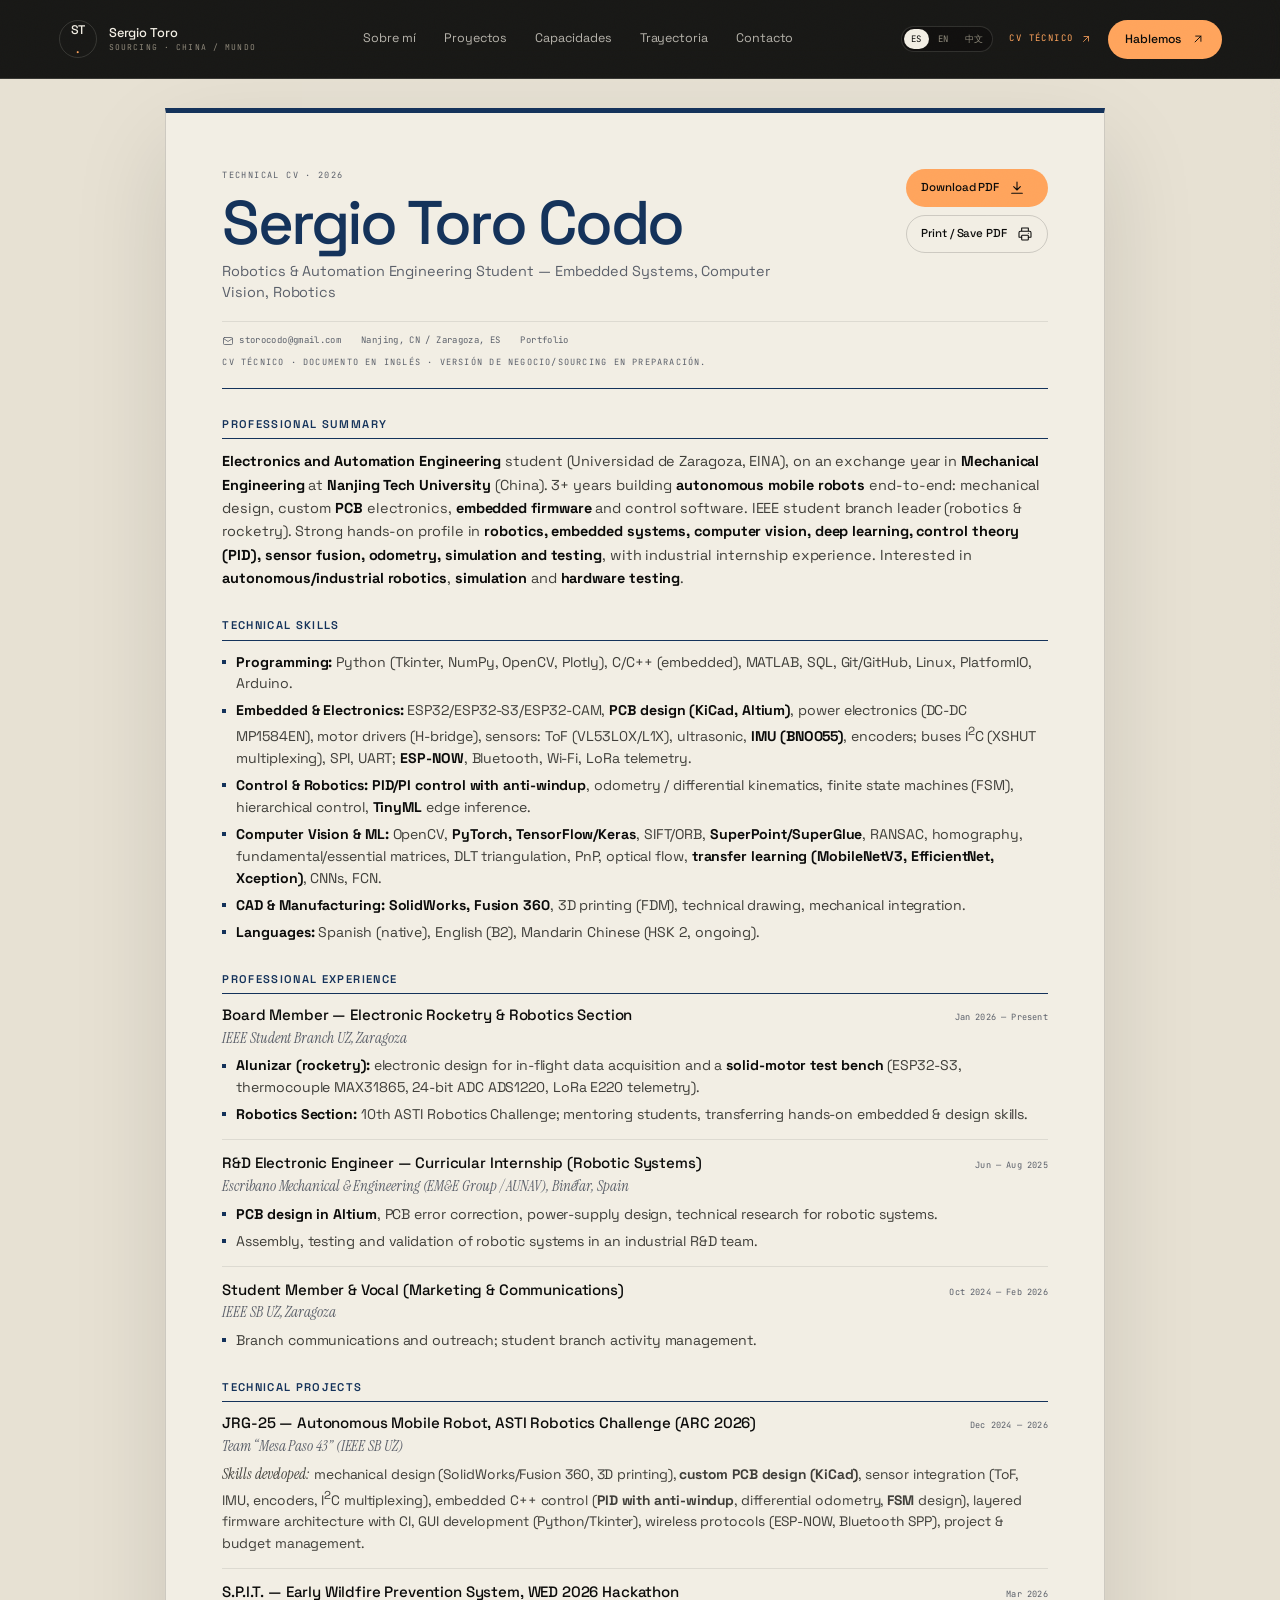
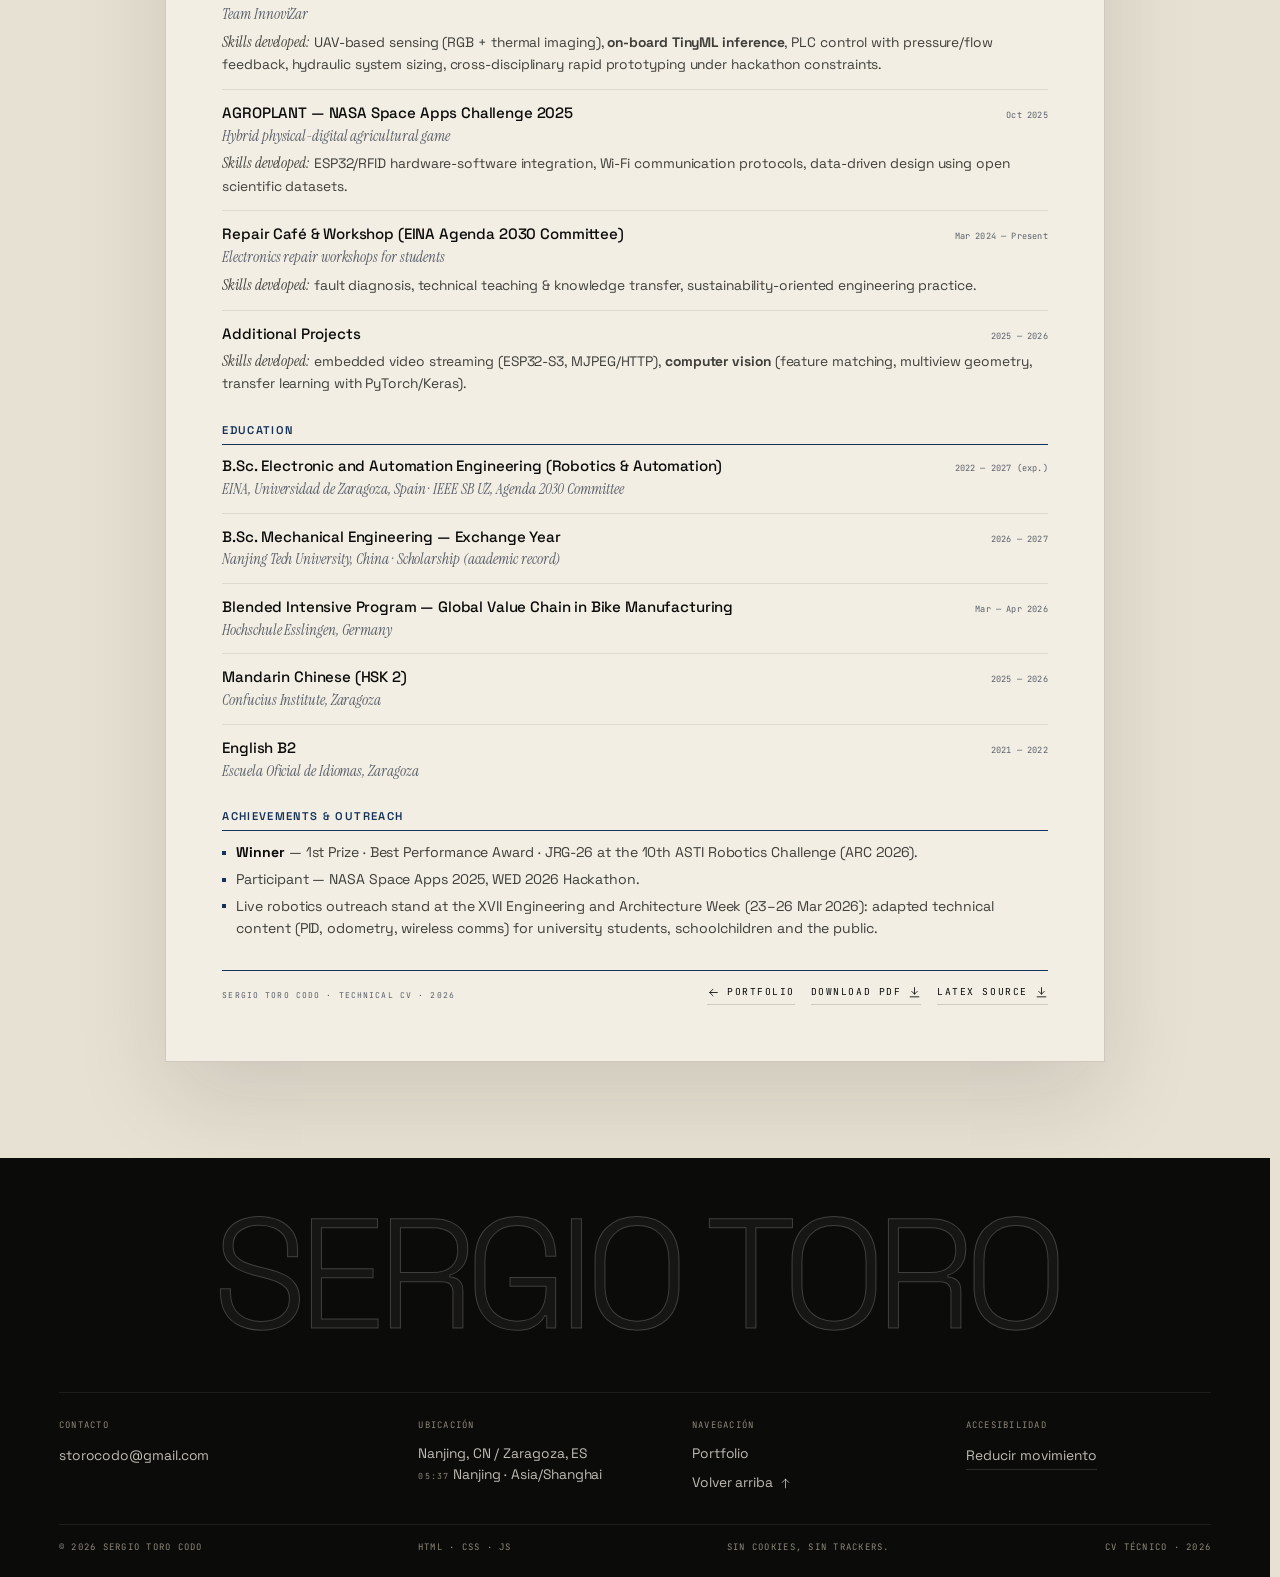
<file: cv.html>
<!doctype html>
<html lang="es" class="no-js">
<head>
  <meta charset="utf-8">
  <meta name="viewport" content="width=device-width, initial-scale=1">
  <title>Technical CV — Sergio Toro Codo</title>
  <meta name="description" content="Technical CV of Sergio Toro Codo: Robotics & Automation Engineering student at Universidad de Zaragoza, exchange year at Nanjing Tech University. Embedded systems, computer vision, robotics.">
  <meta name="author" content="Sergio Toro Codo">
  <meta name="theme-color" content="#0B0B0A">
  <meta name="color-scheme" content="dark light">
  <meta property="og:type" content="profile">
  <meta property="og:locale" content="en_GB">
  <meta property="og:title" content="Technical CV — Sergio Toro Codo">
  <meta property="og:description" content="Robotics & Automation Engineering student. Embedded systems, computer vision, robotics. Nanjing / Zaragoza.">
  <link rel="icon" href="./assets/img/favicon.svg" type="image/svg+xml">
  <link rel="preload" href="./assets/fonts/space-grotesk-var.woff2" as="font" type="font/woff2" crossorigin>
  <link rel="preload" href="./assets/fonts/instrument-serif-normal-400.woff2" as="font" type="font/woff2" crossorigin>
  <link rel="stylesheet" href="./assets/css/styles.css">
  <link rel="stylesheet" href="./assets/css/cv.css">
  <script>
    document.documentElement.classList.remove('no-js');
    window.addEventListener('error', function () {
      document.documentElement.classList.add('js-error');
    }, true);
  </script>
</head>
<body class="cv-page">
  <a class="skip-link" href="#main">Saltar al contenido</a>

  <svg class="sprite" aria-hidden="true" focusable="false" xmlns="http://www.w3.org/2000/svg">
    <symbol id="i-arrow-up-right" viewBox="0 0 24 24"><path d="M7 17 17 7M8 7h9v9"/></symbol>
    <symbol id="i-arrow-up" viewBox="0 0 24 24"><path d="M12 20V4M6 10l6-6 6 6"/></symbol>
    <symbol id="i-arrow-left" viewBox="0 0 24 24"><path d="M19 12H5M11 6l-6 6 6 6"/></symbol>
    <symbol id="i-download" viewBox="0 0 24 24"><path d="M12 3v12M7 10l5 5 5-5M4 20h16"/></symbol>
    <symbol id="i-print" viewBox="0 0 24 24"><path d="M7 8V3h10v5M7 17H4a1 1 0 0 1-1-1v-6a2 2 0 0 1 2-2h14a2 2 0 0 1 2 2v6a1 1 0 0 1-1 1h-3"/><rect x="7" y="14" width="10" height="7" rx="1"/><path d="M17 11h.01"/></symbol>
    <symbol id="i-mail" viewBox="0 0 24 24"><rect x="3" y="5" width="18" height="14" rx="2"/><path d="m3 7 9 6 9-6"/></symbol>
    <symbol id="i-close" viewBox="0 0 24 24"><path d="M6 6l12 12M18 6 6 18"/></symbol>
  </svg>

  <div class="grain" aria-hidden="true"></div>

  <header class="nav" id="nav">
    <div class="nav__inner">
      <a class="brand" href="./index.html" aria-label="Sergio Toro — portfolio">
        <span class="brand__mark" aria-hidden="true">ST<span class="brand__dot">.</span></span>
        <span class="brand__name">Sergio Toro<small>Sourcing · China / Mundo</small></span>
      </a>
      <nav class="nav__links" aria-label="Navegación principal">
        <a href="./index.html#sobre-mi">Sobre mí</a>
        <a href="./index.html#actuales">Proyectos</a>
        <a href="./index.html#capacidades">Capacidades</a>
        <a href="./index.html#trayectoria">Trayectoria</a>
        <a href="./index.html#contacto">Contacto</a>
      </nav>
      <div class="nav__actions">
        <div class="lang" role="group" aria-label="Idioma" data-i18n-aria-label="ui.language">
          <button class="lang__btn" type="button" data-lang="es" aria-pressed="true" lang="es">ES</button>
          <button class="lang__btn" type="button" data-lang="en" aria-pressed="false" lang="en">EN</button>
          <button class="lang__btn" type="button" data-lang="zh" aria-pressed="false" lang="zh-CN">中文</button>
        </div>
        <a class="nav__cv" href="./cv.html" aria-current="page">CV técnico <svg class="icon" aria-hidden="true"><use href="#i-arrow-up-right"/></svg></a>
        <a class="btn btn--pill btn--accent nav__cta" href="./index.html#contacto">Hablemos <svg class="icon" aria-hidden="true"><use href="#i-arrow-up-right"/></svg></a>
        <button class="nav__toggle" id="menu-toggle" type="button" aria-expanded="false" aria-controls="menu" aria-label="Abrir menú">
          <span></span><span></span>
        </button>
      </div>
    </div>
    <div class="nav__progress" aria-hidden="true"><span id="scroll-progress"></span></div>
  </header>

  <div class="menu" id="menu" inert>
    <div class="menu__head">
      <span class="mono">Menú / ST</span>
      <button class="menu__close" id="menu-close" type="button" aria-label="Cerrar menú">
        <svg class="icon" aria-hidden="true"><use href="#i-close"/></svg>
      </button>
    </div>
    <nav class="menu__nav" aria-label="Menú móvil">
      <a href="./index.html#sobre-mi"><span>01</span> Sobre mí</a>
      <a href="./index.html#actuales"><span>02</span> Proyectos actuales</a>
      <a href="./index.html#trabajo"><span>03</span> Proyectos anteriores</a>
      <a href="./index.html#capacidades"><span>04</span> Capacidades</a>
      <a href="./index.html#trayectoria"><span>05</span> Trayectoria</a>
      <a href="./index.html#contacto"><span>06</span> Contacto</a>
      <a href="./cv.html" aria-current="page"><span>07</span> CV técnico</a>
    </nav>
    <div class="menu__foot">
      <a id="menu-back" href="./index.html">Volver al portfolio</a>
      <a id="menu-download-cv" href="./assets/cv/Sergio_Toro_CV.pdf" download>Descargar CV técnico <svg class="icon" aria-hidden="true"><use href="#i-download"/></svg></a>
      <p class="mono">Nanjing, CN — <span data-clock>--:--</span></p>
      <div class="menu__lang">
        <span class="mono">Idioma</span>
        <div class="lang lang--menu" role="group" aria-label="Idioma" data-i18n-aria-label="ui.language">
          <button class="lang__btn" type="button" data-lang="es" aria-pressed="true" lang="es">ES</button>
          <button class="lang__btn" type="button" data-lang="en" aria-pressed="false" lang="en">EN</button>
          <button class="lang__btn" type="button" data-lang="zh" aria-pressed="false" lang="zh-CN">中文</button>
        </div>
      </div>
    </div>
  </div>

  <main id="main" class="cv-main">
    <div class="wrap">
      <article class="cv-sheet" lang="en">
        <header class="cv-head">
          <div class="cv-head__top">
            <div>
              <p class="cv-eyebrow mono">Technical CV · 2026</p>
              <h1>Sergio Toro Codo</h1>
              <p class="cv-subtitle">Robotics &amp; Automation Engineering Student — Embedded Systems, Computer Vision, Robotics</p>
            </div>
            <div class="cv-toolbar">
              <a class="btn btn--accent" href="./assets/cv/Sergio_Toro_CV.pdf" download>Download PDF <svg class="icon" aria-hidden="true"><use href="#i-download"/></svg></a>
              <button class="btn btn--ghost" id="print-cv" type="button">Print / Save PDF <svg class="icon" aria-hidden="true"><use href="#i-print"/></svg></button>
            </div>
          </div>
          <p class="cv-contact-line">
            <a href="mailto:storocodo@gmail.com"><svg class="icon" aria-hidden="true"><use href="#i-mail"/></svg> storocodo@gmail.com</a>
            <span>Nanjing, CN / Zaragoza, ES</span>
            <a href="./index.html">Portfolio</a>
          </p>
          <p class="cv-lang-note mono">CV técnico · documento en inglés · versión de negocio/sourcing en preparación.</p>
        </header>

        <section class="cv-section">
          <h2>Professional Summary</h2>
          <p><strong>Electronics and Automation Engineering</strong> student (Universidad de Zaragoza, EINA), on an exchange year in <strong>Mechanical Engineering</strong> at <strong>Nanjing Tech University</strong> (China). 3+ years building <strong>autonomous mobile robots</strong> end-to-end: mechanical design, custom <strong>PCB</strong> electronics, <strong>embedded firmware</strong> and control software. IEEE student branch leader (robotics &amp; rocketry). Strong hands-on profile in <strong>robotics, embedded systems, computer vision, deep learning, control theory (PID), sensor fusion, odometry, simulation and testing</strong>, with industrial internship experience. Interested in <strong>autonomous/industrial robotics</strong>, <strong>simulation</strong> and <strong>hardware testing</strong>.</p>
        </section>

        <section class="cv-section">
          <h2>Technical Skills</h2>
          <ul class="cv-bullets">
            <li><strong>Programming:</strong> Python (Tkinter, NumPy, OpenCV, Plotly), C/C++ (embedded), MATLAB, SQL, Git/GitHub, Linux, PlatformIO, Arduino.</li>
            <li><strong>Embedded &amp; Electronics:</strong> ESP32/ESP32-S3/ESP32-CAM, <strong>PCB design (KiCad, Altium)</strong>, power electronics (DC-DC MP1584EN), motor drivers (H-bridge), sensors: ToF (VL53L0X/L1X), ultrasonic, <strong>IMU (BNO055)</strong>, encoders; buses I<sup>2</sup>C (XSHUT multiplexing), SPI, UART; <strong>ESP-NOW</strong>, Bluetooth, Wi-Fi, LoRa telemetry.</li>
            <li><strong>Control &amp; Robotics:</strong> <strong>PID/PI control with anti-windup</strong>, odometry / differential kinematics, finite state machines (FSM), hierarchical control, <strong>TinyML</strong> edge inference.</li>
            <li><strong>Computer Vision &amp; ML:</strong> OpenCV, <strong>PyTorch, TensorFlow/Keras</strong>, SIFT/ORB, <strong>SuperPoint/SuperGlue</strong>, RANSAC, homography, fundamental/essential matrices, DLT triangulation, PnP, optical flow, <strong>transfer learning (MobileNetV3, EfficientNet, Xception)</strong>, CNNs, FCN.</li>
            <li><strong>CAD &amp; Manufacturing:</strong> <strong>SolidWorks, Fusion 360</strong>, 3D printing (FDM), technical drawing, mechanical integration.</li>
            <li><strong>Languages:</strong> Spanish (native), English (B2), Mandarin Chinese (HSK 2, ongoing).</li>
          </ul>
        </section>

        <section class="cv-section">
          <h2>Professional Experience</h2>

          <article class="cv-entry">
            <div class="cv-entry__head">
              <h3>Board Member — Electronic Rocketry &amp; Robotics Section</h3>
              <span class="cv-date">Jan 2026 — Present</span>
            </div>
            <p class="cv-entry__org">IEEE Student Branch UZ, Zaragoza</p>
            <ul class="cv-bullets">
              <li><strong>Alunizar (rocketry):</strong> electronic design for in-flight data acquisition and a <strong>solid-motor test bench</strong> (ESP32-S3, thermocouple MAX31865, 24-bit ADC ADS1220, LoRa E220 telemetry).</li>
              <li><strong>Robotics Section:</strong> 10th ASTI Robotics Challenge; mentoring students, transferring hands-on embedded &amp; design skills.</li>
            </ul>
          </article>

          <article class="cv-entry">
            <div class="cv-entry__head">
              <h3>R&amp;D Electronic Engineer — Curricular Internship (Robotic Systems)</h3>
              <span class="cv-date">Jun — Aug 2025</span>
            </div>
            <p class="cv-entry__org">Escribano Mechanical &amp; Engineering (EM&amp;E Group / AUNAV), Binéfar, Spain</p>
            <ul class="cv-bullets">
              <li><strong>PCB design in Altium</strong>, PCB error correction, power-supply design, technical research for robotic systems.</li>
              <li>Assembly, testing and validation of robotic systems in an industrial R&amp;D team.</li>
            </ul>
          </article>

          <article class="cv-entry">
            <div class="cv-entry__head">
              <h3>Student Member &amp; Vocal (Marketing &amp; Communications)</h3>
              <span class="cv-date">Oct 2024 — Feb 2026</span>
            </div>
            <p class="cv-entry__org">IEEE SB UZ, Zaragoza</p>
            <ul class="cv-bullets">
              <li>Branch communications and outreach; student branch activity management.</li>
            </ul>
          </article>
        </section>

        <section class="cv-section">
          <h2>Technical Projects</h2>

          <article class="cv-entry">
            <div class="cv-entry__head">
              <h3>JRG-25 — Autonomous Mobile Robot, ASTI Robotics Challenge (ARC 2026)</h3>
              <span class="cv-date">Dec 2024 — 2026</span>
            </div>
            <p class="cv-entry__org">Team “Mesa Paso 43” (IEEE SB UZ)</p>
            <p class="cv-entry__desc"><em>Skills developed:</em> mechanical design (SolidWorks/Fusion 360, 3D printing), <strong>custom PCB design (KiCad)</strong>, sensor integration (ToF, IMU, encoders, I<sup>2</sup>C multiplexing), embedded C++ control (<strong>PID with anti-windup</strong>, differential odometry, <strong>FSM</strong> design), layered firmware architecture with CI, GUI development (Python/Tkinter), wireless protocols (ESP-NOW, Bluetooth SPP), project &amp; budget management.</p>
          </article>

          <article class="cv-entry">
            <div class="cv-entry__head">
              <h3>S.P.I.T. — Early Wildfire Prevention System, WED 2026 Hackathon</h3>
              <span class="cv-date">Mar 2026</span>
            </div>
            <p class="cv-entry__org">Team InnoviZar</p>
            <p class="cv-entry__desc"><em>Skills developed:</em> UAV-based sensing (RGB + thermal imaging), <strong>on-board TinyML inference</strong>, PLC control with pressure/flow feedback, hydraulic system sizing, cross-disciplinary rapid prototyping under hackathon constraints.</p>
          </article>

          <article class="cv-entry">
            <div class="cv-entry__head">
              <h3>AGROPLANT — NASA Space Apps Challenge 2025</h3>
              <span class="cv-date">Oct 2025</span>
            </div>
            <p class="cv-entry__org">Hybrid physical-digital agricultural game</p>
            <p class="cv-entry__desc"><em>Skills developed:</em> ESP32/RFID hardware-software integration, Wi-Fi communication protocols, data-driven design using open scientific datasets.</p>
          </article>

          <article class="cv-entry">
            <div class="cv-entry__head">
              <h3>Repair Café &amp; Workshop (EINA Agenda 2030 Committee)</h3>
              <span class="cv-date">Mar 2024 — Present</span>
            </div>
            <p class="cv-entry__org">Electronics repair workshops for students</p>
            <p class="cv-entry__desc"><em>Skills developed:</em> fault diagnosis, technical teaching &amp; knowledge transfer, sustainability-oriented engineering practice.</p>
          </article>

          <article class="cv-entry">
            <div class="cv-entry__head">
              <h3>Additional Projects</h3>
              <span class="cv-date">2025 — 2026</span>
            </div>
            <p class="cv-entry__desc"><em>Skills developed:</em> embedded video streaming (ESP32-S3, MJPEG/HTTP), <strong>computer vision</strong> (feature matching, multiview geometry, transfer learning with PyTorch/Keras).</p>
          </article>
        </section>

        <section class="cv-section">
          <h2>Education</h2>

          <article class="cv-entry">
            <div class="cv-entry__head">
              <h3>B.Sc. Electronic and Automation Engineering (Robotics &amp; Automation)</h3>
              <span class="cv-date">2022 — 2027 (exp.)</span>
            </div>
            <p class="cv-entry__org">EINA, Universidad de Zaragoza, Spain · IEEE SB UZ, Agenda 2030 Committee</p>
          </article>

          <article class="cv-entry">
            <div class="cv-entry__head">
              <h3>B.Sc. Mechanical Engineering — Exchange Year</h3>
              <span class="cv-date">2026 — 2027</span>
            </div>
            <p class="cv-entry__org">Nanjing Tech University, China · Scholarship (academic record)</p>
          </article>

          <article class="cv-entry">
            <div class="cv-entry__head">
              <h3>Blended Intensive Program — Global Value Chain in Bike Manufacturing</h3>
              <span class="cv-date">Mar — Apr 2026</span>
            </div>
            <p class="cv-entry__org">Hochschule Esslingen, Germany</p>
          </article>

          <article class="cv-entry">
            <div class="cv-entry__head">
              <h3>Mandarin Chinese (HSK 2)</h3>
              <span class="cv-date">2025 — 2026</span>
            </div>
            <p class="cv-entry__org">Confucius Institute, Zaragoza</p>
          </article>

          <article class="cv-entry">
            <div class="cv-entry__head">
              <h3>English B2</h3>
              <span class="cv-date">2021 — 2022</span>
            </div>
            <p class="cv-entry__org">Escuela Oficial de Idiomas, Zaragoza</p>
          </article>
        </section>

        <section class="cv-section">
          <h2>Achievements &amp; Outreach</h2>
          <ul class="cv-bullets">
            <li><strong>Winner</strong> — 1st Prize · Best Performance Award · JRG-26 at the 10th ASTI Robotics Challenge (ARC 2026).</li>
            <li>Participant — NASA Space Apps 2025, WED 2026 Hackathon.</li>
            <li>Live robotics outreach stand at the XVII Engineering and Architecture Week (23–26 Mar 2026): adapted technical content (PID, odometry, wireless comms) for university students, schoolchildren and the public.</li>
          </ul>
        </section>

        <footer class="cv-end">
          <span class="mono">Sergio Toro Codo · Technical CV · 2026</span>
          <div class="cv-end__links">
            <a class="link-arrow" href="./index.html"><svg class="icon" aria-hidden="true"><use href="#i-arrow-left"/></svg> Portfolio</a>
            <a class="link-arrow" href="./assets/cv/Sergio_Toro_CV.pdf" download>Download PDF <svg class="icon" aria-hidden="true"><use href="#i-download"/></svg></a>
            <a class="link-arrow" href="./assets/cv/Sergio_Toro_Codo_CV.tex" download>LaTeX source <svg class="icon" aria-hidden="true"><use href="#i-download"/></svg></a>
          </div>
        </footer>
      </article>
    </div>
  </main>

  <footer class="footer">
    <div class="wrap">
      <div class="footer__top">
        <p class="footer__word" aria-hidden="true">SERGIO TORO</p>
      </div>
      <div class="footer__grid">
        <div>
          <p class="mono footer__label">Contacto</p>
          <a class="footer__link" href="mailto:storocodo@gmail.com">storocodo@gmail.com</a>
        </div>
        <div>
          <p class="mono footer__label">Ubicación</p>
          <p class="footer__text">Nanjing, CN / Zaragoza, ES<br><span class="mono" data-clock>--:--</span> Nanjing · Asia/Shanghai</p>
        </div>
        <div>
          <p class="mono footer__label">Navegación</p>
          <div class="footer__links">
            <a class="footer__link" id="footer-portfolio" href="./index.html">Portfolio</a>
            <a class="footer__link" id="footer-top" href="#main">Volver arriba <svg class="icon" aria-hidden="true"><use href="#i-arrow-up"/></svg></a>
          </div>
        </div>
        <div>
          <p class="mono footer__label">Accesibilidad</p>
          <button class="footer__toggle" id="motion-toggle" type="button" aria-pressed="false">Reducir movimiento</button>
        </div>
      </div>
      <div class="footer__bottom mono">
        <span>© 2026 Sergio Toro Codo</span>
        <span>HTML · CSS · JS</span>
        <span>Sin cookies, sin trackers.</span>
        <span>CV técnico · 2026</span>
      </div>
    </div>
  </footer>

  <script type="module" src="./assets/js/main.js"></script>
</body>
</html>
</file>
<file: assets/css/styles.css>
/* =========================================================
   SERGIO TORO — PORTFOLIO
   Handwritten CSS. No frameworks, no templates.
   ========================================================= */

@font-face {
  font-family: 'Space Grotesk';
  src: url('../fonts/space-grotesk-var.woff2') format('woff2');
  font-weight: 300 700;
  font-style: normal;
  font-display: swap;
  unicode-range: U+0000-00FF, U+0131, U+0152-0153, U+02BB-02BC, U+02C6, U+02DA, U+02DC, U+0304, U+0308, U+0329, U+2000-206F, U+20AC, U+2122, U+2191, U+2193, U+2212, U+2215, U+FEFF, U+FFFD;
}
@font-face {
  font-family: 'Instrument Serif';
  src: url('../fonts/instrument-serif-normal-400.woff2') format('woff2');
  font-weight: 400;
  font-style: normal;
  font-display: swap;
  unicode-range: U+0000-00FF, U+0131, U+0152-0153, U+02BB-02BC, U+02C6, U+02DA, U+02DC, U+0304, U+0308, U+0329, U+2000-206F, U+20AC, U+2122, U+2191, U+2193, U+2212, U+2215, U+FEFF, U+FFFD;
}
@font-face {
  font-family: 'Instrument Serif';
  src: url('../fonts/instrument-serif-italic-400.woff2') format('woff2');
  font-weight: 400;
  font-style: italic;
  font-display: swap;
  unicode-range: U+0000-00FF, U+0131, U+0152-0153, U+02BB-02BC, U+02C6, U+02DA, U+02DC, U+0304, U+0308, U+0329, U+2000-206F, U+20AC, U+2122, U+2191, U+2193, U+2212, U+2215, U+FEFF, U+FFFD;
}
@font-face {
  font-family: 'JetBrains Mono';
  src: url('../fonts/jetbrains-mono-normal-400.woff2') format('woff2');
  font-weight: 400;
  font-style: normal;
  font-display: swap;
}
@font-face {
  font-family: 'JetBrains Mono';
  src: url('../fonts/jetbrains-mono-normal-500.woff2') format('woff2');
  font-weight: 500;
  font-style: normal;
  font-display: swap;
}

:root {
  --ink: #0B0B0A;
  --ink-2: #121210;
  --ink-3: #191916;
  --bone: #F2EEE4;
  --bone-2: #E7E1D3;
  --bone-3: #D8D0BE;
  --muted: #8E887A;
  --muted-dark: #6B6558;
  --accent: #FFA45C;
  --accent-deep: #9B4214;
  --clay: #D9815F;
  --line: rgba(242, 238, 228, .14);
  --line-soft: rgba(242, 238, 228, .08);
  --line-dark: rgba(18, 17, 14, .16);
  --line-dark-soft: rgba(18, 17, 14, .09);
  --font-sans: 'Space Grotesk', ui-sans-serif, system-ui, -apple-system, 'Segoe UI', sans-serif;
  --font-serif: 'Instrument Serif', 'Iowan Old Style', Georgia, serif;
  --font-mono: 'JetBrains Mono', ui-monospace, 'SFMono-Regular', Consolas, monospace;
  --gutter: clamp(20px, 4.6vw, 72px);
  --max: 1480px;
  --radius: 6px;
  --ease: cubic-bezier(.22, 1, .36, 1);
  --ease-soft: cubic-bezier(.4, 0, .2, 1);
  color-scheme: dark;
}

*,
*::before,
*::after { box-sizing: border-box; }

* { margin: 0; }

html {
  scroll-behavior: smooth;
  scrollbar-gutter: stable;
  -webkit-text-size-adjust: 100%;
}

body {
  background: var(--ink);
  color: var(--bone);
  font-family: var(--font-sans);
  font-size: 16px;
  font-weight: 400;
  line-height: 1.55;
  letter-spacing: -.005em;
  overflow-x: hidden;
  overflow-x: clip;
  -webkit-font-smoothing: antialiased;
  -moz-osx-font-smoothing: grayscale;
  text-rendering: optimizeLegibility;
}

img, svg, canvas { display: block; max-width: 100%; }
button, input, textarea, select { font: inherit; color: inherit; }
button { background: none; border: 0; padding: 0; cursor: pointer; }
a { color: inherit; text-decoration: none; }
ul, ol { list-style: none; padding: 0; }
::selection { background: var(--accent); color: var(--ink); }
:focus-visible { outline: 2px solid var(--accent); outline-offset: 3px; }
.section--bone :focus-visible,
.contact__intro :focus-visible,
.contact__links :focus-visible,
.contact .icon-btn:focus-visible { outline-color: var(--ink); }
.skip-link:focus-visible { outline-color: var(--ink); }
.no-js .nav__links { display: flex; }

html { scrollbar-color: #35352E var(--ink); scrollbar-width: thin; }
::-webkit-scrollbar { width: 10px; height: 10px; }
::-webkit-scrollbar-track { background: var(--ink); }
::-webkit-scrollbar-thumb { background: #35352E; border: 3px solid var(--ink); border-radius: 999px; }

.icon {
  width: 1.05em;
  height: 1.05em;
  flex: none;
  fill: none;
  stroke: currentColor;
  stroke-width: 1.6;
  stroke-linecap: round;
  stroke-linejoin: round;
  overflow: visible;
}

.sprite { position: absolute; width: 0; height: 0; overflow: hidden; }

.mono {
  font-family: var(--font-mono);
  font-size: .66rem;
  font-weight: 400;
  letter-spacing: .14em;
  text-transform: uppercase;
}

.wrap {
  width: 100%;
  max-width: var(--max);
  margin-inline: auto;
  padding-inline: var(--gutter);
}

.skip-link {
  position: fixed;
  top: 10px;
  left: 10px;
  z-index: 100;
  padding: 10px 16px;
  background: var(--accent);
  color: var(--ink);
  font-family: var(--font-mono);
  font-size: 10px;
  letter-spacing: .12em;
  text-transform: uppercase;
  transform: translateY(-160%);
  transition: transform .25s var(--ease);
}
.skip-link:focus { transform: none; }

/* film grain */
.grain {
  position: fixed;
  inset: 0;
  z-index: 60;
  pointer-events: none;
  opacity: .055;
  mix-blend-mode: soft-light;
  background-image: url("data:image/svg+xml,%3Csvg xmlns='http://www.w3.org/2000/svg' width='180' height='180'%3E%3Cfilter id='n'%3E%3CfeTurbulence type='fractalNoise' baseFrequency='.82' numOctaves='3' stitchTiles='stitch'/%3E%3C/filter%3E%3Crect width='100%25' height='100%25' filter='url(%23n)'/%3E%3C/svg%3E");
}

/* =========================================================
   BUTTONS / LINKS
   ========================================================= */
.btn {
  position: relative;
  display: inline-flex;
  align-items: center;
  justify-content: center;
  gap: 10px;
  padding: 14px 22px;
  border: 1px solid transparent;
  border-radius: 999px;
  font-size: .84rem;
  font-weight: 500;
  letter-spacing: -.005em;
  text-decoration: none;
  white-space: nowrap;
  transition: background .35s var(--ease), color .35s var(--ease), border-color .35s var(--ease), transform .35s var(--ease);
  will-change: transform;
}
.btn .icon { width: 16px; height: 16px; transition: transform .4s var(--ease); }
.btn:hover .icon { transform: translate(2px, -2px); }
.btn--accent { background: var(--accent); color: var(--ink); }
.btn--accent:hover { background: var(--bone); }
.btn--ghost { border-color: var(--line); color: var(--bone); }
.btn--ghost:hover { border-color: rgba(242, 238, 228, .45); background: rgba(242, 238, 228, .05); }
.btn--ink { background: var(--ink); color: var(--bone); }
.btn--ink:hover { background: #26261F; }
.btn--pill { padding: 9px 16px; font-size: .76rem; }
.btn--pill .icon { width: 14px; height: 14px; }

.link-arrow {
  display: inline-flex;
  align-items: center;
  gap: 7px;
  font-family: var(--font-mono);
  font-size: .6rem;
  letter-spacing: .16em;
  text-transform: uppercase;
  border-bottom: 1px solid var(--line);
  padding-bottom: 4px;
  transition: border-color .3s, color .3s;
}
.link-arrow .icon { width: 13px; height: 13px; transition: transform .35s var(--ease); }
.link-arrow:hover { border-color: currentColor; }
.link-arrow:hover .icon { transform: translate(2px, -2px); }

.icon-btn {
  display: grid;
  place-items: center;
  width: 38px;
  height: 38px;
  border: 1px solid rgba(18, 17, 14, .35);
  border-radius: 50%;
  transition: background .3s, color .3s, border-color .3s;
}
.icon-btn .icon { width: 15px; height: 15px; }
.icon-btn:hover { background: var(--ink); color: var(--accent); border-color: var(--ink); }

/* =========================================================
   NAV
   ========================================================= */
.nav {
  position: fixed;
  inset: 0 0 auto;
  z-index: 50;
  border-bottom: 1px solid transparent;
  transition: background .45s var(--ease), border-color .45s var(--ease), backdrop-filter .45s var(--ease);
}
.nav.is-scrolled {
  background: rgba(11, 11, 10, .82);
  border-bottom-color: var(--line-soft);
  backdrop-filter: blur(14px) saturate(120%);
  -webkit-backdrop-filter: blur(14px) saturate(120%);
}
.nav__inner {
  display: flex;
  align-items: center;
  justify-content: space-between;
  gap: 24px;
  height: 78px;
  max-width: var(--max);
  margin-inline: auto;
  padding-inline: var(--gutter);
}
.brand { display: flex; align-items: center; gap: 12px; }
.brand__mark {
  display: grid;
  place-items: center;
  width: 38px;
  height: 38px;
  border: 1px solid var(--line);
  border-radius: 50%;
  font-size: .78rem;
  font-weight: 500;
  letter-spacing: -.02em;
  transition: background .35s, color .35s;
}
.brand__dot { color: var(--accent); }
.brand:hover .brand__mark { background: var(--bone); color: var(--ink); border-color: var(--bone); }
.brand:hover .brand__dot { color: var(--ink); }
.brand__name {
  display: flex;
  flex-direction: column;
  font-size: .8rem;
  font-weight: 500;
  line-height: 1.15;
  letter-spacing: -.01em;
}
.brand__name small {
  font-family: var(--font-mono);
  font-size: .5rem;
  font-weight: 400;
  letter-spacing: .14em;
  text-transform: uppercase;
  color: var(--muted);
  margin-top: 3px;
}
.nav__links { display: flex; align-items: center; gap: clamp(16px, 2.2vw, 32px); }
.nav__links a {
  position: relative;
  font-size: .78rem;
  color: rgba(242, 238, 228, .72);
  padding: 6px 0;
  transition: color .3s;
}
.nav__links a::after {
  content: "";
  position: absolute;
  left: 0;
  bottom: 0;
  width: 100%;
  height: 1px;
  background: var(--accent);
  transform: scaleX(0);
  transform-origin: right;
  transition: transform .4s var(--ease);
}
.nav__links a:hover { color: var(--bone); }
.nav__links a:hover::after { transform: scaleX(1); transform-origin: left; }
.nav__actions { display: flex; align-items: center; gap: 16px; }
.nav__cv {
  display: inline-flex;
  align-items: center;
  gap: 6px;
  font-family: var(--font-mono);
  font-size: .56rem;
  letter-spacing: .16em;
  text-transform: uppercase;
  color: var(--muted);
  transition: color .3s;
}
.nav__cv .icon { width: 12px; height: 12px; }
.nav__cv:hover { color: var(--accent); }
.nav__toggle {
  display: none;
  width: 42px;
  height: 42px;
  border: 1px solid var(--line);
  border-radius: 50%;
  place-items: center;
  gap: 5px;
  align-content: center;
  transition: border-color .3s, background .3s;
}
.nav__toggle span {
  display: block;
  width: 16px;
  height: 1.5px;
  background: var(--bone);
  transition: transform .3s var(--ease), background .3s;
}
.nav__toggle:hover { border-color: var(--accent); }
.nav__toggle:hover span { background: var(--accent); }
.nav__progress {
  position: absolute;
  left: 0;
  right: 0;
  bottom: -1px;
  height: 1px;
  overflow: hidden;
}
.nav__progress span {
  display: block;
  height: 100%;
  background: var(--accent);
  transform: scaleX(0);
  transform-origin: left;
  opacity: .7;
}

/* mobile menu */
.menu {
  position: fixed;
  inset: 0;
  z-index: 70;
  display: flex;
  flex-direction: column;
  padding: 22px var(--gutter) 30px;
  background: var(--ink);
  color: var(--bone);
  opacity: 0;
  visibility: hidden;
  pointer-events: none;
  overflow-y: auto;
  overscroll-behavior: contain;
  transition: opacity .35s var(--ease), visibility .35s;
}
.menu.is-open { opacity: 1; visibility: visible; pointer-events: auto; }
.menu__head {
  display: flex;
  align-items: center;
  justify-content: space-between;
  padding-bottom: 16px;
  border-bottom: 1px solid var(--line);
}
.menu__head .mono { color: var(--muted); }
.menu__close {
  display: grid;
  place-items: center;
  width: 42px;
  height: 42px;
  border: 1px solid var(--line);
  border-radius: 50%;
  transition: border-color .3s, color .3s;
}
.menu__close .icon { width: 18px; height: 18px; }
.menu__close:hover { border-color: var(--accent); color: var(--accent); }
.menu__nav { display: flex; flex-direction: column; margin-top: 5vh; }
.menu__nav a {
  display: flex;
  align-items: baseline;
  gap: 16px;
  padding: 12px 0;
  border-bottom: 1px solid var(--line);
  font-family: var(--font-serif);
  font-size: clamp(2.3rem, 9vw, 3.6rem);
  line-height: 1.05;
  letter-spacing: -.02em;
  transition: color .3s, padding-left .3s var(--ease);
}
.menu__nav a span {
  font-family: var(--font-mono);
  font-size: .55rem;
  letter-spacing: .14em;
  color: var(--accent);
}
.menu__nav a:hover { color: var(--accent); padding-left: 8px; }
.menu__foot {
  margin-top: auto;
  display: flex;
  flex-direction: column;
  gap: 10px;
  padding-top: 26px;
  font-size: .86rem;
  color: rgba(242, 238, 228, .75);
}
.menu__foot .mono { color: var(--muted); margin-top: 8px; }
.menu__foot a { display: inline-flex; align-items: center; gap: 8px; }
.menu__foot a:hover { color: var(--accent); }

/* =========================================================
   HERO
   ========================================================= */
.hero {
  position: relative;
  min-height: 100vh;
  min-height: 100svh;
  display: grid;
  align-items: center;
  padding: calc(78px + 4vh) 0 76px;
  overflow: hidden;
}
.hero__bg { position: absolute; inset: 0; pointer-events: none; }
.hero__grid {
  position: absolute;
  inset: 0;
  background-image:
    linear-gradient(to right, rgba(242, 238, 228, .055) 1px, transparent 1px),
    linear-gradient(to bottom, rgba(242, 238, 228, .055) 1px, transparent 1px);
  background-size: 92px 92px;
  mask-image: radial-gradient(ellipse 75% 65% at 50% 48%, #000 15%, transparent 78%);
  -webkit-mask-image: radial-gradient(ellipse 75% 65% at 50% 48%, #000 15%, transparent 78%);
  opacity: .8;
}
.hero__glow {
  position: absolute;
  top: 46%;
  left: 68%;
  width: min(46vw, 640px);
  aspect-ratio: 1;
  transform: translate(-50%, -50%);
  background: radial-gradient(circle, rgba(255, 164, 92, .15) 0%, rgba(255, 164, 92, .04) 38%, transparent 68%);
  filter: blur(26px);
}
.hero__ring {
  position: absolute;
  top: 50%;
  left: 69%;
  width: min(52vw, 750px);
  aspect-ratio: 1;
  transform: translate(-50%, -50%);
  border: 1px dashed rgba(242, 238, 228, .12);
  border-radius: 50%;
  animation: ring-spin 100s linear infinite;
}
.hero__ring::after {
  content: "";
  position: absolute;
  inset: 12%;
  border: 1px solid rgba(242, 238, 228, .06);
  border-radius: 50%;
}
.hero__inner {
  position: relative;
  z-index: 2;
  display: grid;
  grid-template-columns: minmax(0, 1.04fr) minmax(0, .96fr);
  grid-template-areas: "head stage" "body stage";
  grid-template-rows: auto auto;
  align-items: start;
  column-gap: clamp(12px, 2vw, 36px);
  row-gap: clamp(26px, 4vh, 46px);
}
.hero__head { grid-area: head; align-self: end; }
.hero__body { grid-area: body; max-width: 600px; align-self: start; }
.hero__stage {
  grid-area: stage;
  position: relative;
  align-self: stretch;
  min-height: clamp(500px, 64vh, 720px);
  margin-right: calc(var(--gutter) * -1);
}
.hero-kicker { color: var(--muted); }
.kicker {
  display: flex;
  align-items: center;
  gap: 10px;
  font-family: var(--font-mono);
  font-size: .58rem;
  font-weight: 400;
  letter-spacing: .16em;
  text-transform: uppercase;
}
.kicker__sep { opacity: .35; }
.dot {
  width: 6px;
  height: 6px;
  border-radius: 50%;
  background: var(--accent);
  box-shadow: 0 0 0 0 rgba(255, 164, 92, .5);
  animation: pulse 3.2s ease-out infinite;
  flex: none;
}
.hero__title {
  display: flex;
  flex-direction: column;
  margin-top: clamp(16px, 2.6vh, 30px);
  font-size: clamp(3.15rem, 7.15vw, 7.3rem);
  font-weight: 320;
  line-height: .865;
  letter-spacing: -.055em;
}
.hero__title .line {
  display: block;
  overflow: hidden;
  padding-block: .19em;
  margin-block: -.19em;
}
.hero__title .line > span {
  display: block;
  transform: translateY(115%);
  animation: line-up 1.05s var(--ease) forwards;
}
.hero__title .line:nth-child(1) > span { animation-delay: .18s; }
.hero__title .line:nth-child(2) > span { animation-delay: .27s; }
.hero__title .line:nth-child(3) > span { animation-delay: .36s; }
.hero__title em {
  font-family: var(--font-serif);
  font-style: italic;
  font-weight: 400;
  letter-spacing: -.015em;
  font-size: 1.06em;
  line-height: .8;
}
.hero__lede {
  max-width: 47ch;
  font-size: clamp(.98rem, 1.18vw, 1.12rem);
  line-height: 1.6;
  color: rgba(242, 238, 228, .72);
}
.hero__actions { display: flex; flex-wrap: wrap; gap: 10px; margin-top: 30px; }
.hero__meta {
  display: flex;
  flex-wrap: wrap;
  align-items: center;
  gap: 0;
  margin-top: 34px;
  color: var(--muted);
  font-size: .58rem;
}
.hero__meta > span { display: inline-flex; align-items: center; gap: 7px; }
.hero__meta > span + span::before {
  content: "";
  width: 3px;
  height: 3px;
  background: var(--muted);
  opacity: .6;
  margin: 0 14px;
}
.live-dot {
  width: 5px;
  height: 5px;
  border-radius: 50%;
  background: var(--accent);
  animation: blink 2.8s infinite;
}

/* stage */
.stage__halo {
  position: absolute;
  left: 50%;
  top: 50%;
  width: 74%;
  aspect-ratio: 1;
  transform: translate(-50%, -50%);
  border-radius: 50%;
  background: radial-gradient(circle, rgba(255, 164, 92, .12), transparent 65%);
  filter: blur(34px);
  pointer-events: none;
}
.stage__canvas {
  position: absolute;
  inset: 0;
  width: 100% !important;
  height: 100% !important;
  opacity: 0;
  transition: opacity 1.1s var(--ease);
  touch-action: pan-y;
}
.hero__stage.is-ready .stage__canvas { opacity: 1; }
.hero__stage.is-fallback .stage__canvas { display: none; }
.hero__stage.is-ready .stage__fallback { opacity: 0; visibility: hidden; transform: scale(.97); }
.stage__fallback {
  position: absolute;
  inset: 0;
  display: grid;
  place-items: center;
  transition: opacity .8s var(--ease), transform .8s var(--ease), visibility .8s;
  pointer-events: none;
}
.fallback-bot {
  width: min(82%, 470px);
  height: auto;
  filter: drop-shadow(0 28px 26px rgba(0, 0, 0, .45));
  animation: bob 5.5s ease-in-out infinite;
}
.stage__tag {
  position: absolute;
  right: calc(var(--gutter) + 6px);
  top: 16%;
  writing-mode: vertical-rl;
  font-size: .54rem;
  letter-spacing: .3em;
  color: rgba(242, 238, 228, .4);
  pointer-events: none;
}
.stage__hello {
  position: absolute;
  left: 2px;
  bottom: 54px;
  display: inline-flex;
  align-items: center;
  gap: 8px;
  padding: 8px 13px;
  border: 1px solid var(--line);
  border-radius: 999px;
  font-family: var(--font-mono);
  font-size: .52rem;
  letter-spacing: .14em;
  text-transform: uppercase;
  color: rgba(242, 238, 228, .66);
  background: rgba(11, 11, 10, .35);
  backdrop-filter: blur(6px);
  transition: color .3s, border-color .3s, background .3s;
}
.stage__hello .icon { width: 14px; height: 14px; color: var(--accent); }
.stage__hello:hover { color: var(--bone); border-color: rgba(255, 164, 92, .5); background: rgba(11, 11, 10, .65); }
.stage__hint {
  position: absolute;
  right: calc(var(--gutter) + 6px);
  bottom: 10px;
  display: flex;
  align-items: center;
  gap: 7px;
  font-family: var(--font-mono);
  font-size: .54rem;
  letter-spacing: .1em;
  color: var(--muted);
  text-transform: uppercase;
}
.stage__hint .icon { width: 13px; height: 13px; color: var(--accent); }
.hint--mobile { display: none; }
.scroll-cue {
  position: absolute;
  left: var(--gutter);
  bottom: 22px;
  display: flex;
  align-items: center;
  gap: 12px;
  font-size: .54rem;
  color: var(--muted);
  z-index: 3;
}
.scroll-cue .mono { font-size: .52rem; }
.scroll-cue__line {
  position: relative;
  display: block;
  width: 54px;
  height: 1px;
  background: var(--line);
  overflow: hidden;
}
.scroll-cue__line::after {
  content: "";
  position: absolute;
  inset: 0;
  background: var(--accent);
  transform: translateX(-100%);
  animation: cue 2.6s var(--ease) infinite;
}

/* =========================================================
   TICKER
   ========================================================= */
.ticker {
  border-block: 1px solid var(--line-soft);
  padding: 15px 0;
  overflow: hidden;
  background: var(--ink);
}
.ticker__track {
  display: flex;
  width: max-content;
  animation: ticker 46s linear infinite;
}
.ticker__track span {
  display: inline-block;
  padding-right: 1.4rem;
  font-family: var(--font-mono);
  font-size: .64rem;
  letter-spacing: .2em;
  text-transform: uppercase;
  color: rgba(242, 238, 228, .55);
  white-space: nowrap;
}
.ticker i { font-style: normal; color: var(--accent); margin: 0 .55rem; }

/* =========================================================
   SECTION SHELL
   ========================================================= */
.section { position: relative; padding-block: clamp(88px, 10.5vw, 150px); }
section[id] { scroll-margin-top: 92px; }
.section--bone { background: var(--bone); color: var(--ink); color-scheme: light; }
.section--bone .label { color: var(--muted-dark); }
.section--bone .section-title em { color: var(--ink); }
.section--bone .section-intro { color: var(--muted-dark); }
.section--bone .section-head { border-top-color: var(--line-dark); }

.section-head {
  display: grid;
  grid-template-columns: minmax(0, 1fr) minmax(240px, 370px);
  align-items: end;
  gap: 28px;
  padding-top: 20px;
  border-top: 1px solid var(--line);
  margin-bottom: clamp(44px, 5.5vw, 78px);
}
.label {
  display: flex;
  align-items: center;
  gap: 10px;
  font-family: var(--font-mono);
  font-size: .6rem;
  letter-spacing: .16em;
  text-transform: uppercase;
  color: var(--muted);
  margin-bottom: 20px;
}
.label__num {
  display: inline-grid;
  place-items: center;
  min-width: 24px;
  height: 19px;
  padding: 0 5px;
  background: var(--accent);
  color: var(--ink);
  font-size: .54rem;
  letter-spacing: .06em;
}
.section-title {
  font-size: clamp(2.5rem, 4.9vw, 4.7rem);
  font-weight: 320;
  line-height: .95;
  letter-spacing: -.045em;
}
.section-title em {
  font-family: var(--font-serif);
  font-style: italic;
  font-weight: 400;
  letter-spacing: -.01em;
  font-size: 1.06em;
}
.section-intro {
  font-size: .92rem;
  line-height: 1.65;
  color: rgba(242, 238, 228, .58);
  max-width: 40ch;
  justify-self: end;
}
.section-meta {
  text-align: right;
  color: var(--muted);
  font-size: .56rem;
  line-height: 1.9;
  justify-self: end;
}

/* =========================================================
   ABOUT
   ========================================================= */
.about__grid {
  display: grid;
  grid-template-columns: minmax(0, .82fr) minmax(0, 1.18fr);
  gap: clamp(42px, 7vw, 110px);
  align-items: start;
}
.portrait { position: relative; max-width: 430px; margin: 0; }
.portrait__frame {
  position: relative;
  aspect-ratio: 460 / 622;
  padding: 9px;
  background: var(--bone-2);
  border: 1px solid var(--line-dark);
  box-shadow: 16px 16px 0 0 var(--accent);
}
.portrait__frame img {
  width: 100%;
  height: 100%;
  object-fit: cover;
  object-position: 50% 28%;
  filter: contrast(1.03) saturate(.9);
}
.portrait__badge {
  position: absolute;
  right: -38px;
  bottom: 24px;
  width: 104px;
  height: 104px;
  filter: drop-shadow(0 10px 18px rgba(0, 0, 0, .25));
  animation: spin 26s linear infinite;
}
.portrait__badge svg { width: 100%; height: 100%; }
.badge-text {
  font-family: var(--font-mono);
  font-size: 9px;
  letter-spacing: 3px;
  fill: var(--accent);
}
.portrait figcaption {
  display: flex;
  justify-content: space-between;
  gap: 12px;
  margin-top: 22px;
  padding-top: 10px;
  border-top: 1px solid var(--line-dark);
  font-size: .78rem;
}
.portrait figcaption .mono { font-size: .54rem; color: var(--muted-dark); }
.about__text { max-width: 720px; padding-top: 6px; }
.about__text .lead {
  font-size: clamp(1.2rem, 1.75vw, 1.52rem);
  line-height: 1.42;
  letter-spacing: -.018em;
  margin-bottom: 26px;
}
.about__text p {
  font-size: .96rem;
  line-height: 1.68;
  color: rgba(18, 17, 14, .7);
  margin-bottom: 17px;
  max-width: 62ch;
}
.about__text p em { font-family: var(--font-serif); font-size: 1.1em; }
.quote {
  margin: 38px 0 40px;
  padding: 2px 0 2px 24px;
  border-left: 2px solid var(--accent-deep);
}
.quote p {
  font-family: var(--font-serif);
  font-style: italic;
  font-size: clamp(1.55rem, 2.4vw, 2.15rem);
  line-height: 1.12;
  letter-spacing: -.01em;
  color: var(--ink);
  max-width: 24ch;
  margin: 0;
}
.quote cite {
  display: block;
  margin-top: 14px;
  font-family: var(--font-mono);
  font-size: .54rem;
  font-style: normal;
  letter-spacing: .14em;
  text-transform: uppercase;
  color: var(--muted-dark);
}
.facts {
  display: grid;
  grid-template-columns: 1fr 1fr;
  gap: 0 34px;
  border-top: 1px solid var(--line-dark);
}
.facts > div {
  padding: 16px 0 18px;
  border-bottom: 1px solid var(--line-dark);
}
.facts dt {
  font-family: var(--font-mono);
  font-size: .54rem;
  letter-spacing: .15em;
  text-transform: uppercase;
  color: var(--muted-dark);
  margin-bottom: 7px;
}
.facts dd { font-size: .9rem; line-height: 1.45; }
.facts dd span { color: var(--muted-dark); font-size: .8rem; }

.stats {
  display: grid;
  grid-template-columns: repeat(4, 1fr);
  gap: 0;
  margin-top: clamp(58px, 8vw, 100px);
  border-top: 1px solid var(--line-dark);
}
.stat {
  display: flex;
  flex-direction: column;
  gap: 8px;
  padding: 24px 26px 0 0;
  border-right: 1px solid var(--line-dark);
}
.stat:last-child { border-right: 0; }
.stat__num {
  font-family: var(--font-serif);
  font-size: clamp(2.6rem, 4.4vw, 4.2rem);
  line-height: .85;
  letter-spacing: -.03em;
}
.stat__label {
  font-family: var(--font-mono);
  font-size: .54rem;
  letter-spacing: .14em;
  text-transform: uppercase;
  color: var(--muted-dark);
}

/* =========================================================
   PROJECTS
   ========================================================= */
.project {
  position: relative;
  border: 1px solid var(--line);
  border-radius: var(--radius);
  background: var(--ink-2);
  overflow: hidden;
  cursor: pointer;
  transition: border-color .45s var(--ease), background .45s var(--ease), transform .6s var(--ease);
}
.project--featured {
  display: grid;
  grid-template-columns: 1.16fr .84fr;
  min-height: 460px;
}
.project__visual {
  position: relative;
  overflow: hidden;
  background: #0D0D0B;
}
.project--featured .project__visual { min-height: 100%; }
.project__visual svg {
  width: 100%;
  height: 100%;
  transition: transform 1.2s var(--ease);
}
.project:not(.project--featured) .project__visual { aspect-ratio: 4 / 3; }
.project__visual::after {
  content: "";
  position: absolute;
  inset: 0;
  background: linear-gradient(180deg, transparent 55%, rgba(11, 11, 10, .38));
  pointer-events: none;
}
.project__body {
  display: flex;
  flex-direction: column;
  align-items: flex-start;
  padding: clamp(24px, 3vw, 42px);
}
.project__meta {
  display: flex;
  justify-content: space-between;
  width: 100%;
  gap: 16px;
  margin-bottom: 22px;
  color: var(--muted);
  font-size: .54rem;
  letter-spacing: .16em;
}
.project__title {
  font-family: var(--font-serif);
  font-weight: 400;
  font-size: clamp(1.7rem, 2.55vw, 2.65rem);
  line-height: 1.02;
  letter-spacing: -.01em;
  margin-bottom: 14px;
}
.project__title button {
  text-align: left;
  transition: color .3s;
}
.project__title button:hover { color: var(--accent); }
.project__summary {
  font-size: .91rem;
  line-height: 1.58;
  color: rgba(242, 238, 228, .62);
  max-width: 44ch;
  margin-bottom: 24px;
}
.tags { display: flex; flex-wrap: wrap; gap: 6px; }
.tags li {
  padding: 5px 9px;
  border: 1px solid var(--line-soft);
  border-radius: 999px;
  font-family: var(--font-mono);
  font-size: .48rem;
  letter-spacing: .12em;
  text-transform: uppercase;
  color: rgba(242, 238, 228, .55);
  transition: color .3s, border-color .3s;
}
.project__cta {
  display: inline-flex;
  align-items: center;
  gap: 8px;
  margin-top: auto;
  padding-top: 24px;
  font-family: var(--font-mono);
  font-size: .55rem;
  letter-spacing: .17em;
  text-transform: uppercase;
  color: var(--muted);
  transition: color .3s;
}
.project__cta .icon { width: 13px; height: 13px; transition: transform .4s var(--ease); }
.project__link {
  display: inline-flex;
  align-items: center;
  gap: 7px;
  margin-top: 18px;
  padding-bottom: 3px;
  border-bottom: 1px solid rgba(255, 164, 92, .35);
  font-family: var(--font-mono);
  font-size: .52rem;
  letter-spacing: .14em;
  text-transform: uppercase;
  color: var(--accent);
  transition: color .3s, border-color .3s;
}
.project__link .icon { width: 12px; height: 12px; }
.project__link:hover { color: var(--bone); border-color: var(--bone); }
.project:hover { border-color: rgba(255, 164, 92, .42); background: #141411; }
.project:hover .project__cta { color: var(--accent); }
.project:hover .project__cta .icon { transform: translate(2px, -2px); }
.project:hover .project__visual svg { transform: scale(1.018); }
.project:hover .tags li { border-color: rgba(255, 164, 92, .2); color: rgba(242, 238, 228, .75); }
.project__more[hidden] { display: none; }

.project-grid {
  display: grid;
  grid-template-columns: repeat(3, minmax(0, 1fr));
  gap: 16px;
  margin-top: 16px;
}
.project-grid .project__body { padding: clamp(22px, 2.2vw, 30px); }
.project-grid .project__title { font-size: clamp(1.5rem, 2vw, 1.95rem); }
.project-grid .project__summary { font-size: .86rem; }

/* animated bits inside SVGs */
.viz__path { animation: dash 3.2s linear infinite; }
.viz__pid { stroke-dasharray: 160; stroke-dashoffset: 160; animation: draw 4.5s var(--ease) infinite; }
.spit-fire { transform-box: fill-box; transform-origin: center; animation: breathe 4.5s ease-in-out infinite; }
.chip-pupils { animation: pupils 7s ease-in-out infinite; }

/* =========================================================
   STACK / SPEC
   ========================================================= */
.stack { background: var(--bone-2); color: var(--ink); color-scheme: light; }
.stack .label { color: var(--muted-dark); }
.stack .section-head { border-top-color: var(--line-dark); }
.stack .section-intro { color: var(--muted-dark); }
.spec {
  border: 1px solid var(--line-dark);
  background: rgba(242, 238, 228, .22);
}
.spec__bar {
  display: flex;
  justify-content: space-between;
  gap: 20px;
  padding: 13px 20px;
  border-bottom: 1px solid var(--line-dark);
  font-size: .54rem;
  letter-spacing: .16em;
  color: var(--muted-dark);
}
.spec__rev { color: var(--ink); }
.spec__grid { display: grid; grid-template-columns: repeat(3, 1fr); }
.skill {
  padding: clamp(24px, 2.8vw, 34px);
  border-right: 1px solid var(--line-dark);
}
.skill:last-child { border-right: 0; }
.skill__head {
  display: flex;
  align-items: baseline;
  gap: 12px;
  padding-bottom: 18px;
}
.skill__head .mono { font-size: .52rem; color: var(--muted-dark); }
.skill__head h3 {
  font-size: 1.08rem;
  font-weight: 500;
  letter-spacing: -.01em;
}
.skill__list li {
  display: flex;
  flex-direction: column;
  gap: 3px;
  padding: 11px 0;
  border-top: 1px solid var(--line-dark-soft);
  transition: padding-left .35s var(--ease), background .35s;
}
.skill__list li:hover { padding-left: 7px; background: rgba(255, 255, 255, .16); }
.skill__name { font-size: .91rem; font-weight: 500; letter-spacing: -.005em; }
.skill__note {
  font-family: var(--font-mono);
  font-size: .54rem;
  line-height: 1.5;
  color: var(--muted-dark);
  letter-spacing: .01em;
}
.spec__foot {
  display: grid;
  grid-template-columns: repeat(3, 1fr);
  gap: 26px;
  padding: 22px clamp(24px, 2.8vw, 34px);
  border-top: 1px solid var(--line-dark);
}
.spec__foot .mono { font-size: .5rem; color: var(--muted-dark); }
.spec__foot p { font-size: .82rem; margin-top: 5px; }

/* =========================================================
   PATH / TIMELINE
   ========================================================= */
.path__grid {
  display: grid;
  grid-template-columns: minmax(0, 1.55fr) minmax(0, .75fr);
  gap: clamp(40px, 6vw, 90px);
  align-items: start;
}
.timeline { position: relative; }
.timeline::before {
  content: "";
  position: absolute;
  left: 129px;
  top: 12px;
  bottom: 12px;
  width: 1px;
  background: var(--line);
}
.tl {
  position: relative;
  display: grid;
  grid-template-columns: 108px 1fr;
  gap: 46px;
  padding: 24px 0 30px;
  border-top: 1px solid var(--line-soft);
}
.tl:first-child { border-top: 0; padding-top: 8px; }
.tl__dot {
  position: absolute;
  left: 125px;
  top: 33px;
  width: 9px;
  height: 9px;
  border-radius: 50%;
  background: var(--accent);
  box-shadow: 0 0 0 4px var(--ink);
  transition: transform .4s var(--ease);
}
.tl:first-child .tl__dot { top: 17px; }
.tl__year {
  font-family: var(--font-mono);
  font-size: .7rem;
  letter-spacing: .04em;
  color: var(--bone);
}
.tl__body { padding-left: 4px; }
.tl__tag { font-size: .5rem; color: var(--accent); margin-bottom: 7px; }
.tl__body h3 {
  font-size: clamp(1.16rem, 1.55vw, 1.38rem);
  font-weight: 400;
  line-height: 1.25;
  letter-spacing: -.012em;
  margin-bottom: 7px;
  transition: color .3s;
}
.tl__body p { font-size: .88rem; line-height: 1.6; color: rgba(242, 238, 228, .56); max-width: 54ch; }
.tl:hover .tl__body h3 { color: var(--accent); }
.tl:hover .tl__dot { transform: scale(1.35); }

.awards {
  position: sticky;
  top: 104px;
  padding: clamp(24px, 2.6vw, 32px);
  border: 1px solid var(--line);
  background: var(--ink-2);
}
.label--stacked { display: block; margin-bottom: 18px; }
.awards__list li {
  display: flex;
  gap: 14px;
  padding: 15px 0;
  border-top: 1px solid var(--line-soft);
}
.awards__list li:first-child { border-top: 0; padding-top: 0; }
.awards__num { font-size: .5rem; color: var(--accent); padding-top: 3px; }
.awards__list strong { display: block; font-size: .88rem; font-weight: 500; line-height: 1.35; }
.awards__list p { font-family: var(--font-mono); font-size: .53rem; color: var(--muted); margin-top: 4px; }
.awards .link-arrow { margin-top: 22px; }
.awards__note {
  margin-top: 26px;
  padding-top: 20px;
  border-top: 1px solid var(--line-soft);
  font-family: var(--font-serif);
  font-style: italic;
  font-size: 1rem;
  line-height: 1.35;
  color: var(--muted);
}

/* =========================================================
   CONTACT
   ========================================================= */
.contact {
  background: var(--accent);
  color: var(--ink);
  color-scheme: light;
  padding-block: clamp(80px, 9vw, 130px) 0;
}
.contact .label { color: rgba(18, 17, 14, .62); }
.contact .label__num { background: var(--ink); color: var(--accent); }
.contact__top {
  display: grid;
  grid-template-columns: minmax(0, 1.02fr) minmax(0, .98fr);
  gap: clamp(44px, 7vw, 110px);
  align-items: start;
}
.contact__title {
  font-size: clamp(3.1rem, 6.8vw, 6.6rem);
  font-weight: 320;
  line-height: .87;
  letter-spacing: -.055em;
  margin: 18px 0 26px;
}
.contact__title em {
  font-family: var(--font-serif);
  font-style: italic;
  font-weight: 400;
  letter-spacing: -.01em;
  font-size: 1.07em;
}
.contact__lede {
  max-width: 44ch;
  font-size: 1rem;
  line-height: 1.62;
  color: rgba(18, 17, 14, .72);
}
.contact__mail-row {
  display: flex;
  align-items: center;
  gap: 14px;
  margin-top: 34px;
  flex-wrap: wrap;
}
.contact__mail {
  font-size: clamp(1.15rem, 2.1vw, 1.9rem);
  font-weight: 500;
  letter-spacing: -.025em;
  border-bottom: 1px solid rgba(18, 17, 14, .35);
  padding-bottom: 3px;
  transition: border-color .3s, opacity .3s;
  word-break: break-word;
}
.contact__mail:hover { border-color: var(--ink); }
.contact__links { display: flex; flex-wrap: wrap; gap: 26px; margin-top: 26px; }
.contact .link-arrow { border-color: rgba(18, 17, 14, .3); }
.contact .link-arrow:hover { border-color: var(--ink); }
.contact__place { margin-top: 38px; font-size: .54rem; color: rgba(18, 17, 14, .55); }

.form {
  display: grid;
  grid-template-columns: 1fr 1fr;
  gap: 14px;
  padding: clamp(22px, 3vw, 38px);
  background: var(--ink);
  color: var(--bone);
  border-radius: var(--radius);
  box-shadow: 0 30px 60px rgba(18, 17, 14, .18);
}
.field { display: flex; flex-direction: column; gap: 8px; }
.field--full { grid-column: 1 / -1; }
.field label {
  font-family: var(--font-mono);
  font-size: .5rem;
  letter-spacing: .16em;
  text-transform: uppercase;
  color: var(--muted);
}
.field input,
.field textarea {
  width: 100%;
  padding: 11px 13px;
  background: rgba(242, 238, 228, .03);
  border: 1px solid var(--line);
  border-radius: 4px;
  color: var(--bone);
  font-size: .88rem;
  line-height: 1.5;
  transition: border-color .3s, background .3s;
}
.field textarea { min-height: 108px; resize: vertical; }
.field input::placeholder,
.field textarea::placeholder { color: rgba(242, 238, 228, .28); }
.field input:focus,
.field textarea:focus {
  outline: none;
  border-color: var(--accent);
  background: rgba(242, 238, 228, .05);
}
.field input:user-invalid,
.field textarea:user-invalid { border-color: var(--clay); }
.form__foot {
  grid-column: 1 / -1;
  display: flex;
  flex-direction: column;
  gap: 12px;
  margin-top: 4px;
}
.form__foot .btn { align-self: flex-start; }
.form__note {
  font-family: var(--font-mono);
  font-size: .52rem;
  line-height: 1.6;
  color: var(--muted);
  letter-spacing: .02em;
}
.form__status {
  grid-column: 1 / -1;
  min-height: 1em;
  font-family: var(--font-mono);
  font-size: .55rem;
  color: var(--accent);
  letter-spacing: .04em;
}

.faq {
  margin-top: clamp(70px, 9vw, 118px);
  padding-top: 26px;
  border-top: 1px solid rgba(18, 17, 14, .28);
  padding-bottom: clamp(54px, 7vw, 86px);
}
.faq__head {
  display: flex;
  align-items: baseline;
  justify-content: space-between;
  gap: 20px;
  margin-bottom: 18px;
}
.faq__hint { font-size: .52rem; color: rgba(18, 17, 14, .55); }
.faq__grid {
  display: grid;
  grid-template-columns: 1fr 1fr;
  column-gap: clamp(30px, 5vw, 70px);
}
.faq__item {
  border-top: 1px solid rgba(18, 17, 14, .22);
  padding: 18px 0;
}
.faq__item summary {
  display: flex;
  align-items: flex-start;
  justify-content: space-between;
  gap: 18px;
  font-size: .98rem;
  font-weight: 500;
  letter-spacing: -.01em;
  cursor: pointer;
  list-style: none;
}
.faq__item summary::-webkit-details-marker { display: none; }
.faq__item summary:focus-visible { outline: 2px solid var(--ink); outline-offset: 4px; }
.faq__icon {
  position: relative;
  width: 14px;
  height: 14px;
  flex: none;
  margin-top: 4px;
}
.faq__icon::before,
.faq__icon::after {
  content: "";
  position: absolute;
  left: 0;
  top: 6px;
  width: 14px;
  height: 1.5px;
  background: var(--ink);
  transition: transform .3s var(--ease);
}
.faq__icon::after { transform: rotate(90deg); }
.faq__item[open] .faq__icon::after { transform: rotate(0); }
.faq__item p {
  margin-top: 12px;
  max-width: 54ch;
  font-size: .89rem;
  line-height: 1.6;
  color: rgba(18, 17, 14, .7);
}

/* =========================================================
   FOOTER
   ========================================================= */
.footer {
  background: var(--ink);
  color: var(--bone);
  padding: 56px 0 22px;
}
.footer__top { overflow: hidden; }
.footer__word {
  font-size: clamp(3.1rem, 12.2vw, 11rem);
  font-weight: 300;
  line-height: .78;
  letter-spacing: -.065em;
  white-space: nowrap;
  text-align: center;
  color: rgba(242, 238, 228, .05);
  -webkit-text-stroke: 1px rgba(242, 238, 228, .22);
  margin-bottom: clamp(36px, 5vw, 56px);
}
.footer__grid {
  display: grid;
  grid-template-columns: 1.35fr 1fr 1fr 1fr;
  gap: 28px;
  padding: 26px 0 30px;
  border-top: 1px solid var(--line-soft);
}
.footer__label { font-size: .5rem; color: var(--muted); margin-bottom: 10px; }
.footer__links { display: flex; flex-direction: column; align-items: flex-start; gap: 8px; }
.footer__link,
.footer__text,
.footer__toggle {
  font-size: .86rem;
  line-height: 1.55;
  color: rgba(242, 238, 228, .78);
}
.footer__link { display: inline-flex; align-items: center; gap: 6px; transition: color .3s; }
.footer__link .icon { width: 13px; height: 13px; }
.footer__link:hover { color: var(--accent); }
.footer__text .mono { font-size: .52rem; color: var(--muted); }
.footer__toggle {
  text-align: left;
  border-bottom: 1px solid var(--line);
  padding-bottom: 3px;
  transition: color .3s, border-color .3s;
}
.footer__toggle:hover { color: var(--accent); border-color: var(--accent); }
.footer__toggle[aria-pressed="true"] { color: var(--accent); border-color: var(--accent); }
.footer__toggle[aria-pressed="true"]::before { content: "● "; font-size: .6em; vertical-align: middle; }
.footer__bottom {
  display: flex;
  flex-wrap: wrap;
  justify-content: space-between;
  gap: 10px 24px;
  padding-top: 16px;
  border-top: 1px solid var(--line-soft);
  font-size: .48rem;
  color: var(--muted);
}

/* =========================================================
   MODAL
   ========================================================= */
.modal {
  position: fixed;
  inset: 0;
  margin: auto;
  width: min(920px, calc(100vw - 28px));
  max-height: min(88vh, 940px);
  padding: 0;
  border: 1px solid var(--line);
  border-radius: 8px;
  background: var(--ink-2);
  color: var(--bone);
  overflow: hidden;
  box-shadow: 0 40px 100px rgba(0, 0, 0, .5);
}
.modal::backdrop {
  background: rgba(6, 6, 5, .74);
  backdrop-filter: blur(7px);
  -webkit-backdrop-filter: blur(7px);
}
.modal__frame { position: relative; max-height: inherit; overflow-y: auto; overscroll-behavior: contain; }
.modal__close {
  position: absolute;
  top: 14px;
  right: 14px;
  z-index: 3;
  display: grid;
  place-items: center;
  width: 40px;
  height: 40px;
  border: 1px solid var(--line);
  border-radius: 50%;
  background: rgba(11, 11, 10, .72);
  backdrop-filter: blur(8px);
  transition: background .3s, color .3s, border-color .3s;
}
.modal__close .icon { width: 17px; height: 17px; }
.modal__close:hover { background: var(--accent); color: var(--ink); border-color: var(--accent); }
.modal__visual {
  aspect-ratio: 16 / 9;
  border-bottom: 1px solid var(--line);
  background: #0D0D0B;
  overflow: hidden;
}
.modal__visual svg { width: 100%; height: 100%; }
.modal__body { padding: clamp(24px, 4vw, 42px); }
.modal__kicker {
  display: flex;
  gap: 16px;
  font-family: var(--font-mono);
  font-size: .52rem;
  letter-spacing: .16em;
  text-transform: uppercase;
  color: var(--muted);
  margin-bottom: 14px;
}
.modal__kicker span:first-child { color: var(--accent); }
.modal__title {
  font-family: var(--font-serif);
  font-weight: 400;
  font-size: clamp(2rem, 4vw, 3.1rem);
  line-height: 1;
  letter-spacing: -.02em;
  margin-bottom: 14px;
}
.modal__title:focus { outline: none; }
.modal__summary {
  max-width: 58ch;
  font-size: .98rem;
  line-height: 1.6;
  color: rgba(242, 238, 228, .72);
  margin-bottom: 20px;
}
.modal__tags { margin-bottom: 26px; }
.modal__repo { margin-top: 26px; }
.project__facts {
  display: grid;
  grid-template-columns: repeat(3, 1fr);
  gap: 18px;
  padding: 20px 0;
  border-top: 1px solid var(--line);
  border-bottom: 1px solid var(--line);
  margin-bottom: 24px;
}
.project__facts dt {
  font-family: var(--font-mono);
  font-size: .5rem;
  letter-spacing: .14em;
  text-transform: uppercase;
  color: var(--muted);
  margin-bottom: 6px;
}
.project__facts dd { font-size: .84rem; line-height: 1.45; }
.prose p {
  font-size: .94rem;
  line-height: 1.68;
  color: rgba(242, 238, 228, .68);
  margin-bottom: 14px;
}
.prose ul { margin: 16px 0 20px; }
.prose li {
  position: relative;
  padding-left: 18px;
  margin-bottom: 8px;
  font-size: .9rem;
  line-height: 1.55;
  color: rgba(242, 238, 228, .72);
}
.prose li::before {
  content: "";
  position: absolute;
  left: 0;
  top: .58em;
  width: 5px;
  height: 5px;
  background: var(--accent);
}
.prose code {
  font-family: var(--font-mono);
  font-size: .82em;
  color: var(--accent);
  background: rgba(255, 164, 92, .08);
  padding: 1px 5px;
  border-radius: 3px;
}
.project__note {
  margin-top: 22px;
  padding: 10px 0 10px 14px;
  border-left: 2px solid var(--accent);
  font-family: var(--font-mono);
  font-size: .52rem;
  line-height: 1.7;
  letter-spacing: .05em;
  text-transform: uppercase;
  color: var(--muted);
}

/* toast */
.toast {
  position: fixed;
  left: 50%;
  bottom: 26px;
  z-index: 90;
  padding: 11px 18px;
  border-radius: 999px;
  background: var(--bone);
  color: var(--ink);
  font-family: var(--font-mono);
  font-size: .56rem;
  letter-spacing: .12em;
  text-transform: uppercase;
  opacity: 0;
  transform: translate(-50%, 12px);
  pointer-events: none;
  transition: opacity .3s var(--ease), transform .3s var(--ease);
}
.toast.is-visible { opacity: 1; transform: translate(-50%, 0); }

/* =========================================================
   REVEAL
   ========================================================= */
.reveal {
  opacity: 0;
  transform: translateY(24px);
  transition: opacity .85s var(--ease), transform .95s var(--ease);
  transition-delay: var(--reveal-delay, 0ms);
}
.reveal.is-in { opacity: 1; transform: none; }
.no-js .reveal { opacity: 1; transform: none; }
html.js-error .reveal { opacity: 1; transform: none; }
html.js-error .hero__title .line > span { transform: none; animation: none; }

/* =========================================================
   KEYFRAMES
   ========================================================= */
@keyframes line-up { to { transform: translateY(0); } }
@keyframes pulse {
  0% { box-shadow: 0 0 0 0 rgba(255, 164, 92, .45); }
  65%, 100% { box-shadow: 0 0 0 9px rgba(255, 164, 92, 0); }
}
@keyframes blink { 0%, 92%, 100% { opacity: 1; } 96% { opacity: .25; } }
@keyframes bob { 0%, 100% { transform: translateY(0) rotate(-1deg); } 50% { transform: translateY(-12px) rotate(1deg); } }
@keyframes spin { to { transform: rotate(360deg); } }
@keyframes ring-spin {
  from { transform: translate(-50%, -50%) rotate(0deg); }
  to { transform: translate(-50%, -50%) rotate(360deg); }
}
@keyframes ticker { to { transform: translateX(-50%); } }
@keyframes cue {
  0% { transform: translateX(-100%); }
  55%, 100% { transform: translateX(100%); }
}
@keyframes dash { to { stroke-dashoffset: -24; } }
@keyframes draw { 0% { stroke-dashoffset: 160; } 55%, 100% { stroke-dashoffset: 0; } }
@keyframes breathe { 0%, 100% { opacity: .75; transform: scale(1); } 50% { opacity: 1; transform: scale(1.05); } }
@keyframes pupils {
  0%, 18%, 100% { transform: translate(0, 0); }
  30%, 45% { transform: translate(8px, -3px); }
  58%, 72% { transform: translate(-7px, 3px); }
  84% { transform: translate(3px, -5px); }
}

/* =========================================================
   RESPONSIVE
   ========================================================= */
@media (max-width: 1240px) {
  .nav__links { gap: 18px; }
  .hero__title { font-size: clamp(3.1rem, 7.4vw, 6.4rem); }
  .project--featured { grid-template-columns: 1.05fr .95fr; }
}

@media (max-width: 1080px) {
  .hero__inner {
    grid-template-columns: 1fr;
    grid-template-areas: "head" "stage" "body";
    grid-template-rows: auto auto auto;
    row-gap: 18px;
  }
  .hero { padding-top: calc(78px + 4vh); }
  .hero__stage {
    min-height: clamp(380px, 46vh, 520px);
    margin-right: 0;
    margin-inline: calc(var(--gutter) * -.35);
  }
  .hero__body { display: grid; grid-template-columns: 1.2fr .8fr; gap: 20px 32px; max-width: none; align-items: end; }
  .hero__lede { max-width: 52ch; }
  .hero__actions { margin-top: 0; justify-content: flex-end; }
  .hero__meta { grid-column: 1 / -1; margin-top: 0; }
  .stage__tag { right: 8px; }
  .stage__hello { bottom: 40px; }
  .stage__hint { bottom: 0; right: 8px; }
  .scroll-cue { display: none; }
  .nav__links { display: none; }
  .nav__cv { display: none; }
  .nav__toggle { display: grid; }
  .about__grid { grid-template-columns: .8fr 1.2fr; gap: 50px; }
  .project-grid { grid-template-columns: repeat(2, 1fr); }
  .project-grid .project:last-child { grid-column: 1 / -1; }
  .project-grid .project:last-child { display: grid; grid-template-columns: 1.1fr .9fr; }
  .project-grid .project:last-child .project__visual { aspect-ratio: auto; min-height: 100%; }
  .project-grid .project:last-child .project__body { justify-content: center; }
  .path__grid { grid-template-columns: 1fr; }
  .awards { position: static; }
  .awards__list { display: grid; grid-template-columns: 1fr 1fr; gap: 0 32px; }
  .awards__list li:nth-child(2) { border-top: 0; padding-top: 0; }
  .contact__top { grid-template-columns: 1fr; gap: 46px; }
  .form { max-width: 620px; }
}

@media (max-width: 860px) {
  .section-head { grid-template-columns: 1fr; gap: 20px; }
  .section-intro, .section-meta { justify-self: start; text-align: left; }
  .about__grid { grid-template-columns: 1fr; gap: 54px; }
  .portrait { max-width: 340px; }
  .stats { grid-template-columns: 1fr 1fr; }
  .stat { padding: 20px 18px 18px 0; }
  .stat:nth-child(2) { border-right: 0; }
  .stat:nth-child(3), .stat:nth-child(4) { border-top: 1px solid var(--line-dark); }
  .project--featured { grid-template-columns: 1fr; }
  .project--featured .project__visual { aspect-ratio: 16 / 10; min-height: 0; }
  .project__cta { padding-top: 18px; }
  .spec__grid { grid-template-columns: 1fr; }
  .skill { border-right: 0; border-bottom: 1px solid var(--line-dark); }
  .skill:last-child { border-bottom: 0; }
  .spec__foot { grid-template-columns: 1fr; gap: 16px; }
  .timeline::before { left: 96px; }
  .tl { grid-template-columns: 76px 1fr; gap: 36px; }
  .tl__dot { left: 92px; }
  .faq__grid { grid-template-columns: 1fr; }
  .footer__grid { grid-template-columns: 1fr 1fr; }
  .footer__word { white-space: normal; line-height: .9; }
  .footer__bottom { justify-content: flex-start; }
}

@media (max-width: 640px) {
  :root { --gutter: 20px; }
  .nav__inner { height: 68px; }
  .brand__mark { width: 34px; height: 34px; }
  .brand__name { font-size: .74rem; }
  .brand__name small { display: none; }
  .nav__cta { display: none; }
  .hero { padding-top: calc(68px + 3.5vh); padding-bottom: 48px; min-height: auto; }
  .hero__inner { row-gap: 12px; }
  .hero-kicker { font-size: .5rem; letter-spacing: .12em; }
  .kicker__sep { display: none; }
  .hero__title { font-size: clamp(2.85rem, 12.6vw, 4rem); line-height: .88; }
  .hero__stage { min-height: 340px; margin-inline: calc(var(--gutter) * -.6); }
  .stage__tag { display: none; }
  .stage__hello { left: 50%; transform: translateX(-50%); bottom: 38px; }
  .stage__hello:hover { transform: translateX(-50%); }
  .stage__hint { right: auto; left: 50%; transform: translateX(-50%); bottom: 4px; font-size: .48rem; white-space: nowrap; }
  .hint--desktop { display: none; }
  .hint--mobile { display: inline; }
  .hero__body { display: block; }
  .hero__lede { font-size: .95rem; }
  .hero__actions { margin-top: 22px; justify-content: flex-start; }
  .hero__actions .btn { flex: 1 1 auto; }
  .hero__meta { margin-top: 22px; font-size: .5rem; gap: 6px 0; }
  .hero__meta > span + span::before { margin: 0 8px; }
  .section { padding-block: 76px; }
  .section-head { margin-bottom: 36px; }
  .section-title { font-size: clamp(2.25rem, 9.8vw, 3.1rem); }
  .label { margin-bottom: 16px; }
  .about__text .lead { font-size: 1.15rem; }
  .facts { grid-template-columns: 1fr; }
  .quote { margin: 30px 0; }
  .portrait__badge { width: 84px; height: 84px; right: -20px; bottom: -24px; }
  .portrait__frame { box-shadow: 10px 10px 0 0 var(--accent); }
  .stats { margin-top: 52px; }
  .stat__num { font-size: 2.7rem; }
  .project-grid { grid-template-columns: 1fr; }
  .project-grid .project:last-child { grid-column: auto; display: block; }
  .project-grid .project:last-child .project__visual { aspect-ratio: 4/3; min-height: 0; }
  .project--featured .project__visual { aspect-ratio: 4/3; }
  .project__body { padding: 22px; }
  .project__summary { margin-bottom: 18px; }
  .spec__bar { font-size: .46rem; }
  .skill { padding: 22px 18px; }
  .spec__foot { padding: 20px 18px; }
  .timeline::before { left: 0; }
  .tl { grid-template-columns: 1fr; gap: 10px; padding: 22px 0; }
  .tl__dot { left: -4px; top: 26px; box-shadow: 0 0 0 4px var(--ink); }
  .tl:first-child .tl__dot { top: 22px; }
  .tl__when { display: flex; align-items: center; gap: 14px; padding-left: 18px; }
  .tl__body { padding-left: 18px; }
  .tl__year { font-size: .62rem; }
  .timeline { padding-left: 0; }
  .awards__list { grid-template-columns: 1fr; }
  .awards__list li:nth-child(2) { border-top: 1px solid var(--line-soft); padding-top: 15px; }
  .contact { padding-top: 70px; }
  .contact__title { font-size: clamp(3.1rem, 14vw, 4.4rem); }
  .contact__mail-row { gap: 10px; }
  .contact__mail { font-size: 1.15rem; }
  .contact__links { gap: 18px; }
  .form { grid-template-columns: 1fr; padding: 20px; }
  .field--full { grid-column: auto; }
  .form__foot { grid-column: auto; }
  .form__status { grid-column: auto; }
  .contact__place { margin-top: 28px; }
  .faq { margin-top: 56px; padding-bottom: 50px; }
  .faq__head { display: block; }
  .faq__hint { margin-top: 6px; }
  .footer { padding-top: 40px; }
  .footer__word { font-size: clamp(2.7rem, 15vw, 4.2rem); margin-bottom: 30px; }
  .footer__grid { grid-template-columns: 1fr; gap: 22px; }
  .footer__bottom { display: grid; grid-template-columns: 1fr 1fr; gap: 8px; }
  .modal { width: calc(100vw - 16px); max-height: 92vh; }
  .modal__visual { aspect-ratio: 4/3; }
  .project__facts { grid-template-columns: 1fr; gap: 12px; }
  .modal__body { padding: 22px 20px 28px; }
  .toast { bottom: 18px; font-size: .5rem; }
}

@media (max-width: 380px) {
  .hero__title { font-size: 2.65rem; }
  .hero__stage { min-height: 300px; }
  .btn { padding: 12px 16px; font-size: .78rem; }
}

@media (max-height: 780px) and (min-width: 1081px) {
  .hero { padding-top: 96px; padding-bottom: 56px; }
  .hero__stage { min-height: 480px; }
  .hero__title { font-size: clamp(3rem, 6.4vw, 6.2rem); }
  .hero__meta { margin-top: 24px; }
  .hero__actions { margin-top: 22px; }
}

/* =========================================================
   REDUCED MOTION
   ========================================================= */
@media (prefers-reduced-motion: reduce) {
  html { scroll-behavior: auto; }
  *, *::before, *::after {
    animation-duration: .001ms !important;
    animation-iteration-count: 1 !important;
    transition-duration: .001ms !important;
  }
  .reveal { opacity: 1; transform: none; }
  .hero__ring { animation: none; }
  .amr-sweep { display: none; }
}

html.reduce-motion { scroll-behavior: auto; }
html.reduce-motion *,
html.reduce-motion *::before,
html.reduce-motion *::after {
  animation-duration: .001ms !important;
  animation-iteration-count: 1 !important;
  transition-duration: .001ms !important;
}
html.reduce-motion .reveal { opacity: 1; transform: none; }
html.reduce-motion .amr-sweep { display: none; }

/* =========================================================
   READABILITY PASS — microtype that still needs to be read
   ========================================================= */
.tags li { font-size: .58rem; }
.project__meta { font-size: .56rem; }
.project__cta { font-size: .58rem; }
.project__note { font-size: .56rem; }
.modal__kicker { font-size: .56rem; }
.skill__note { font-size: .58rem; }
.spec__bar { font-size: .56rem; }
.spec__foot .mono { font-size: .56rem; }
.awards__list p { font-size: .56rem; }
.tl__tag { font-size: .56rem; }
.form__note { font-size: .58rem; }
.faq__hint { font-size: .56rem; }
.contact__place { font-size: .58rem; }
.stage__hint { font-size: .58rem; }
.stage__hello { font-size: .56rem; }
.footer__label { font-size: .56rem; }
.footer__bottom { font-size: .56rem; }

@media (max-width: 640px) {
  .hero__meta { font-size: .54rem; }
  .stage__hint { font-size: .54rem; }
}

/* =========================================================
   LANGUAGE SWITCHER
   ========================================================= */
.lang {
  display: inline-flex;
  align-items: center;
  gap: 2px;
  padding: 2px;
  border: 1px solid var(--line);
  border-radius: 999px;
  background: rgba(11, 11, 10, .45);
  background: color-mix(in srgb, var(--ink) 45%, transparent);
  flex: 0 0 auto;
}
.lang__btn {
  appearance: none;
  border: 0;
  background: transparent;
  color: var(--muted);
  font-family: var(--font-mono);
  font-size: .56rem;
  letter-spacing: .04em;
  line-height: 1;
  padding: 6px 7px;
  border-radius: 999px;
  cursor: pointer;
  transition: background .25s var(--ease), color .25s var(--ease);
}
.lang__btn:hover { color: var(--bone); }
.lang__btn[aria-pressed="true"] { background: var(--bone); color: var(--ink); }
.lang__btn:focus-visible { outline: 2px solid var(--accent); outline-offset: 2px; }
.lang--menu { background: transparent; }
.lang--menu .lang__btn { font-size: .62rem; padding: 10px 13px; }
.menu__lang {
  display: flex;
  align-items: center;
  justify-content: space-between;
  gap: 18px;
  margin-top: 20px;
  padding-top: 16px;
  border-top: 1px solid var(--line);
}
.menu__lang > .mono { font-size: .56rem; color: var(--muted); }
@media (max-width: 1080px) {
  .nav__actions .lang { display: none; }
}
@media (max-width: 640px) {
  .menu__lang { margin-top: 14px; }
}

/* =========================================================
   CHINESE TYPOGRAPHY
   ========================================================= */
html[lang="zh-CN"] {
  --font-sans: "Space Grotesk", "PingFang SC", "Hiragino Sans GB", "Microsoft YaHei", "Noto Sans CJK SC", sans-serif;
  --font-serif: "Instrument Serif", "Songti SC", "STSong", "SimSun", "Noto Serif CJK SC", serif;
  --font-mono: "JetBrains Mono", "PingFang SC", "Microsoft YaHei", "Noto Sans CJK SC", monospace;
}
html[lang="zh-CN"] body { letter-spacing: .01em; }
html[lang="zh-CN"] .hero__title { line-height: .96; }
html[lang="zh-CN"] .hero__title .line > span { letter-spacing: -.035em; }
html[lang="zh-CN"] .section-title,
html[lang="zh-CN"] .contact__title { letter-spacing: -.03em; }
html[lang="zh-CN"] .btn,
html[lang="zh-CN"] .nav__links a,
html[lang="zh-CN"] .menu__nav a { letter-spacing: .01em; }

/* =========================================================
   HERO — SOURCING PANEL
   ========================================================= */
.hero__panel {
  grid-area: stage;
  position: relative;
  display: flex;
  flex-direction: column;
  align-self: stretch;
  min-height: clamp(500px, 64vh, 720px);
  margin-right: calc(var(--gutter) * -1);
  border: 1px solid var(--line);
  background: linear-gradient(180deg, #11110E, #0B0B0A);
  overflow: hidden;
}
.panel__bar {
  display: flex;
  align-items: center;
  justify-content: space-between;
  gap: 14px;
  padding: 16px 20px;
  border-bottom: 1px solid var(--line);
  font-size: .54rem;
  letter-spacing: .12em;
  color: var(--muted);
}
.panel__sep { opacity: .4; }
.panel__status {
  display: inline-flex;
  align-items: center;
  gap: 7px;
  color: var(--accent);
  font-size: .52rem;
  white-space: nowrap;
}
.panel__status i {
  width: 5px;
  height: 5px;
  border-radius: 50%;
  background: var(--accent);
  animation: pulse 3s ease-out infinite;
  flex: none;
}
.panel__map {
  position: relative;
  flex: 1;
  min-height: 360px;
}
.panel__map svg {
  position: absolute;
  inset: 0;
  width: 100%;
  height: 100%;
}
.panel__steps {
  position: absolute;
  left: 20px;
  right: 20px;
  bottom: 18px;
  display: flex;
  flex-wrap: wrap;
  gap: 9px 18px;
  font-family: var(--font-mono);
  font-size: .5rem;
  letter-spacing: .08em;
  text-transform: uppercase;
  color: var(--muted);
}
.panel__steps span { display: inline-flex; align-items: baseline; gap: 6px; }
.panel__steps b { color: var(--accent); font-weight: 400; }
.panel__foot {
  display: flex;
  justify-content: space-between;
  gap: 14px;
  padding: 12px 20px;
  border-top: 1px solid var(--line);
  font-size: .52rem;
  letter-spacing: .1em;
  color: var(--muted);
  text-transform: uppercase;
}

/* Chispa integrated in the sourcing panel */
.panel__chispa {
  position: absolute;
  left: 50%;
  bottom: 108px;
  z-index: 3;
  width: 190px;
  transform: translateX(-50%);
  display: flex;
  flex-direction: column;
  align-items: center;
  gap: 8px;
  pointer-events: none;
  text-align: center;
}
.panel__chispa-label {
  font-size: .46rem;
  letter-spacing: .12em;
  color: var(--muted);
  text-transform: uppercase;
}
.panel__chispa-stage {
  position: relative;
  width: 190px;
  height: 170px;
  cursor: pointer;
  pointer-events: auto;
}
.panel__chispa-canvas {
  display: block;
  width: 100%;
  height: 100%;
  opacity: 0;
  transition: opacity .5s var(--ease);
}
.panel__chispa-stage.is-ready .panel__chispa-canvas { opacity: 1; }
.panel__chispa-fallback {
  position: absolute;
  inset: 0;
  display: grid;
  place-items: center;
  opacity: 1;
  transition: opacity .5s var(--ease);
  pointer-events: none;
}
.panel__chispa-fallback svg { width: 100%; height: 100%; }
.panel__chispa-stage.is-ready .panel__chispa-fallback { opacity: 0; }
.panel__chispa-stage.is-fallback .panel__chispa-canvas { opacity: 0; }
.panel__chispa-btn {
  pointer-events: auto;
  border: 1px solid var(--line);
  border-radius: 999px;
  background: rgba(11, 11, 10, .55);
  color: var(--muted);
  font-family: var(--font-mono);
  font-size: .48rem;
  letter-spacing: .1em;
  text-transform: uppercase;
  padding: 7px 11px;
  cursor: pointer;
  transition: color .25s var(--ease), border-color .25s var(--ease);
}
.panel__chispa-btn:hover { color: var(--accent); border-color: var(--accent); }
@media (max-width: 1080px) {
  .panel__chispa { bottom: 70px; width: 170px; }
  .panel__chispa-stage { width: 170px; height: 150px; }
}
@media (max-width: 640px) {
  .panel__chispa { bottom: 62px; width: 132px; gap: 5px; }
  .panel__chispa-stage { width: 122px; height: 106px; }
  .panel__chispa-label { font-size: .38rem; }
  .panel__chispa-btn { font-size: .4rem; padding: 5px 8px; }
}
@media (max-width: 1080px) {
  .hero__panel {
    min-height: clamp(360px, 46vh, 520px);
    margin-right: 0;
    margin-inline: calc(var(--gutter) * -.35);
  }
}
@media (max-width: 640px) {
  .hero__panel { min-height: 340px; }
  .panel__bar { padding: 12px 14px; font-size: .5rem; }
  .panel__status { font-size: .48rem; }
  .panel__map { min-height: 250px; }
  .panel__steps { left: 14px; right: 14px; bottom: 12px; font-size: .46rem; gap: 6px 12px; }
  .panel__foot { padding: 10px 14px; font-size: .48rem; }
}

/* =========================================================
   CURRENT / PREVIOUS PROJECTS
   ========================================================= */
.current-list {
  display: flex;
  flex-direction: column;
  gap: clamp(28px, 4vw, 56px);
}
.project-grid--previous {
  grid-template-columns: repeat(2, minmax(0, 1fr));
}
.project-grid--previous .project:last-child {
  grid-column: 1 / -1;
  display: grid;
  grid-template-columns: 1.15fr .85fr;
}
.project-grid--previous .project:last-child .project__visual {
  aspect-ratio: 16 / 9;
  min-height: 0;
}
.project-grid--previous .project:last-child .project__body {
  justify-content: center;
}
@media (max-width: 640px) {
  .project-grid--previous { grid-template-columns: 1fr; }
  .project-grid--previous .project:last-child { display: block; }
  .project-grid--previous .project:last-child .project__visual { aspect-ratio: 4 / 3; min-height: 0; }
}

/* =========================================================
   CAPABILITIES
   ========================================================= */
.capabilities__grid {
  display: grid;
  grid-template-columns: 1.12fr .88fr;
  gap: clamp(16px, 2.4vw, 28px);
  align-items: start;
}
.cap-panel {
  padding: clamp(24px, 3.2vw, 42px);
  border: 1px solid rgba(18, 17, 16, .14);
}
.cap-panel--primary {
  background: var(--ink);
  border-color: var(--ink);
  color: var(--bone);
}
.cap-panel__label {
  font-size: .55rem;
  letter-spacing: .14em;
  text-transform: uppercase;
  color: var(--muted);
}
.cap-panel--primary .cap-panel__label { color: var(--accent); }
.cap-panel h3 {
  margin: 14px 0 26px;
  font-size: clamp(1.8rem, 2.9vw, 2.7rem);
  font-weight: 350;
  line-height: 1.02;
  letter-spacing: -.035em;
}
.cap-panel--primary h3 { color: var(--bone); }
.cap-list { display: flex; flex-direction: column; }
.cap-list li {
  display: grid;
  grid-template-columns: 28px 1fr;
  gap: 12px;
  padding: 15px 0;
  border-top: 1px solid rgba(18, 17, 16, .12);
}
.cap-panel--primary .cap-list li { border-top-color: rgba(242, 238, 228, .14); }
.cap-list__num {
  font-family: var(--font-mono);
  font-size: .52rem;
  line-height: 1.5;
  color: var(--clay);
}
.cap-panel--primary .cap-list__num { color: var(--accent); }
.cap-list h4 {
  font-size: .9rem;
  font-weight: 550;
  line-height: 1.25;
  letter-spacing: -.01em;
}
.cap-list p {
  margin-top: 4px;
  font-size: .76rem;
  line-height: 1.5;
  color: var(--muted);
}
.cap-panel--primary .cap-list p { color: rgba(242, 238, 228, .58); }
.cap-list--technical li { padding: 12px 0; }
.cap-panel__note {
  margin-top: 20px;
  padding-top: 18px;
  border-top: 1px solid rgba(18, 17, 16, .16);
  font-size: .8rem;
  line-height: 1.55;
  color: var(--ink);
}
.principles {
  display: grid;
  grid-template-columns: repeat(3, 1fr);
  gap: 0;
  margin-top: clamp(28px, 4vw, 48px);
  border-top: 1px solid rgba(18, 17, 16, .16);
}
.principles > div {
  padding: 22px 26px 0 0;
  border-right: 1px solid rgba(18, 17, 16, .12);
}
.principles > div:last-child { border-right: 0; padding-right: 0; }
.principles .mono { font-size: .52rem; color: var(--clay); }
.principles h3 {
  margin: 10px 0 6px;
  font-size: .98rem;
  font-weight: 550;
  letter-spacing: -.01em;
}
.principles p { max-width: 34ch; font-size: .78rem; line-height: 1.5; color: var(--muted); }
@media (max-width: 900px) {
  .capabilities__grid { grid-template-columns: 1fr; }
  .principles { grid-template-columns: 1fr; }
  .principles > div { border-right: 0; border-bottom: 1px solid rgba(18, 17, 16, .12); padding: 18px 0; }
  .principles > div:last-child { border-bottom: 0; }
}

/* ---------------------------------------------------------
   Hero scene — Chispa between containers, no panel
   --------------------------------------------------------- */
.hero__scene {
  position: relative;
  grid-area: stage;
  align-self: stretch;
  min-width: 0;
  min-height: clamp(500px, 62vh, 700px);
  margin-right: calc(var(--gutter) * -.55);
  overflow: hidden;
}
.hero__scene-canvas {
  position: absolute;
  inset: 0;
  display: block;
  width: 100%;
  height: 100%;
  opacity: 0;
  transition: opacity .6s var(--ease);
}
.hero__scene.is-ready .hero__scene-canvas { opacity: 1; }
.hero__scene-fallback {
  position: absolute;
  inset: 0;
  display: grid;
  place-items: center;
  opacity: 1;
  pointer-events: none;
  transition: opacity .5s var(--ease);
}
.hero__scene-fallback svg {
  width: min(100%, 780px);
  height: 100%;
  display: block;
}
.hero__scene.is-ready .hero__scene-fallback { opacity: 0; }
.hero__scene.is-fallback .hero__scene-canvas { opacity: 0; }
@media (max-width: 1080px) {
  .hero__scene {
    min-height: clamp(380px, 48vh, 520px);
    margin-right: 0;
    margin-inline: calc(var(--gutter) * -.35);
  }
}
@media (max-width: 640px) {
  .hero__scene { min-height: 330px; }
}
</file>
<file: assets/css/cv.css>
/* =========================================================
   CURRICULUM VITAE — Sergio Toro Codo
   Hoja clásica de una columna + versión imprimible A4.
   Reutiliza tokens, nav y footer de styles.css.
   ========================================================= */

body.cv-page {
  background: var(--bone-2);
  color: var(--ink);
  color-scheme: light;
}

:root {
  --cv-blue: #14325A;
  --cv-gray: #5A5F69;
}

/* Nav oscuro también sobre la hoja clara */
.cv-page .nav {
  background: rgba(11, 11, 10, .94);
  color: var(--bone);
  border-bottom-color: var(--line);
  backdrop-filter: blur(16px) saturate(120%);
  -webkit-backdrop-filter: blur(16px) saturate(120%);
}
.nav__cv[aria-current="page"],
.menu__nav a[aria-current="page"] { color: var(--accent); }

.cv-main {
  padding: clamp(104px, 12vh, 140px) 0 clamp(56px, 8vw, 96px);
}

/* ---------- hoja ---------- */
.cv-sheet {
  max-width: 940px;
  margin-inline: auto;
  padding: clamp(26px, 4.4vw, 58px);
  background: var(--bone);
  border: 1px solid var(--line-dark);
  border-top: 5px solid var(--cv-blue);
  box-shadow: 0 36px 90px rgba(18, 17, 14, .12);
  font-size: .95rem;
  line-height: 1.55;
}

/* ---------- cabecera ---------- */
.cv-head {
  padding-bottom: 18px;
  margin-bottom: 26px;
  border-bottom: 1px solid var(--cv-blue);
}
.cv-head__top {
  display: flex;
  align-items: flex-start;
  justify-content: space-between;
  gap: 30px;
}
.cv-eyebrow {
  margin-bottom: 10px;
  font-size: .54rem;
  letter-spacing: .16em;
  color: var(--cv-gray);
}
.cv-head h1 {
  font-size: clamp(2.5rem, 5vw, 3.85rem);
  font-weight: 500;
  line-height: .96;
  letter-spacing: -.045em;
  color: var(--cv-blue);
}
.cv-subtitle {
  max-width: 62ch;
  margin-top: 9px;
  font-size: .9rem;
  line-height: 1.45;
  color: var(--cv-gray);
}
.cv-toolbar {
  display: flex;
  flex-direction: column;
  align-items: stretch;
  gap: 8px;
  flex: none;
}
.cv-toolbar .btn {
  justify-content: flex-start;
  padding: 9px 14px;
  font-size: .72rem;
}
.cv-page .btn--ghost {
  border-color: var(--line-dark);
  color: var(--ink);
}
.cv-page .btn--ghost:hover {
  background: rgba(18, 17, 14, .05);
  border-color: var(--ink);
}
.cv-contact-line {
  display: flex;
  flex-wrap: wrap;
  align-items: center;
  gap: 8px 20px;
  margin-top: 18px;
  padding-top: 12px;
  border-top: 1px solid var(--line-dark-soft);
  font-family: var(--font-mono);
  font-size: .56rem;
  letter-spacing: .04em;
  color: var(--cv-gray);
}
.cv-contact-line a {
  display: inline-flex;
  align-items: center;
  gap: 5px;
  border-bottom: 1px solid transparent;
  transition: border-color .25s, color .25s;
}
.cv-contact-line a:hover { color: var(--cv-blue); border-color: var(--cv-blue); }
.cv-contact-line .icon { width: 12px; height: 12px; }
.cv-page .link-arrow { border-color: var(--line-dark); }
.cv-page .link-arrow:hover { border-color: var(--cv-blue); color: var(--cv-blue); }

/* ---------- secciones ---------- */
.cv-section { margin-top: 27px; }
.cv-section h2 {
  margin-bottom: 11px;
  padding-bottom: 5px;
  border-bottom: 1px solid var(--cv-blue);
  font-family: var(--font-sans);
  font-size: .7rem;
  font-weight: 600;
  letter-spacing: .12em;
  text-transform: uppercase;
  color: var(--cv-blue);
}
.cv-section > p {
  max-width: 92ch;
  font-size: .9rem;
  line-height: 1.62;
  color: rgba(18, 17, 14, .8);
}
.cv-section > p strong { color: var(--ink); }

.cv-bullets {
  display: flex;
  flex-direction: column;
  gap: 5px;
  padding-left: 0;
}
.cv-bullets li {
  position: relative;
  padding-left: 14px;
  font-size: .88rem;
  line-height: 1.56;
  color: rgba(18, 17, 14, .8);
}
.cv-bullets li::before {
  content: "";
  position: absolute;
  left: 0;
  top: .58em;
  width: 4px;
  height: 4px;
  background: var(--cv-blue);
}
.cv-bullets strong { color: var(--ink); }

/* ---------- entradas ---------- */
.cv-entry {
  padding-bottom: 13px;
  margin-bottom: 13px;
  border-bottom: 1px solid var(--line-dark-soft);
  break-inside: avoid;
}
.cv-entry:last-child { padding-bottom: 0; margin-bottom: 0; border-bottom: 0; }
.cv-entry__head {
  display: flex;
  align-items: baseline;
  justify-content: space-between;
  gap: 22px;
}
.cv-entry__head h3 {
  font-size: .94rem;
  font-weight: 500;
  line-height: 1.32;
  letter-spacing: -.01em;
  color: var(--ink);
}
.cv-date {
  flex: none;
  font-family: var(--font-mono);
  font-size: .54rem;
  letter-spacing: .02em;
  color: var(--cv-gray);
  text-align: right;
  white-space: nowrap;
}
.cv-entry__org {
  margin-top: 3px;
  font-family: var(--font-serif);
  font-style: italic;
  font-size: .95rem;
  line-height: 1.35;
  color: var(--cv-gray);
}
.cv-entry__desc {
  margin-top: 6px;
  font-size: .86rem;
  line-height: 1.58;
  color: rgba(18, 17, 14, .8);
}
.cv-entry__desc em { font-family: var(--font-serif); font-size: 1.07em; }
.cv-entry .cv-bullets { margin-top: 7px; }

/* ---------- pie de la hoja ---------- */
.cv-end {
  display: flex;
  align-items: center;
  justify-content: space-between;
  gap: 18px;
  flex-wrap: wrap;
  margin-top: 30px;
  padding-top: 14px;
  border-top: 1px solid var(--cv-blue);
}
.cv-end > .mono { font-size: .5rem; color: var(--cv-gray); }
.cv-end__links { display: flex; flex-wrap: wrap; gap: 16px; }

/* ---------- responsive ---------- */
@media (max-width: 760px) {
  .cv-main { padding-top: 96px; }
  .cv-sheet { padding: 24px 20px 28px; border-top-width: 4px; }
  .cv-head__top { display: block; }
  .cv-head h1 { font-size: clamp(2.25rem, 10vw, 3rem); }
  .cv-toolbar {
    flex-direction: row;
    flex-wrap: wrap;
    margin-top: 16px;
  }
  .cv-toolbar .btn { flex: 1 1 170px; justify-content: center; }
  .cv-entry__head { display: block; }
  .cv-date { display: block; margin-top: 3px; text-align: left; }
  .cv-end { align-items: flex-start; }
}

@media (max-width: 440px) {
  .cv-contact-line { flex-direction: column; align-items: flex-start; gap: 6px; }
  .cv-toolbar { flex-direction: column; }
  .cv-toolbar .btn { width: 100%; }
}

/* =========================================================
   IMPRESIÓN / GUARDAR COMO PDF
   ========================================================= */
@media print {
  @page { size: A4; margin: 11mm 12mm; }

  body.cv-page {
    background: #fff !important;
    color: #111 !important;
    -webkit-print-color-adjust: exact;
    print-color-adjust: exact;
  }
  .nav,
  .menu,
  .footer,
  .grain,
  .skip-link,
  .cv-toolbar,
  .cv-end__links { display: none !important; }

  .cv-main { padding: 0 !important; }
  .wrap { max-width: none !important; padding: 0 !important; }
  .cv-sheet {
    max-width: none;
    padding: 0;
    background: #fff;
    border: 0;
    border-top: 2pt solid #14325A;
    box-shadow: none;
    font-size: 8.4pt;
    line-height: 1.35;
  }
  .cv-head {
    padding-bottom: 2.5mm;
    margin-bottom: 3.5mm;
    border-bottom: 1px solid #14325A;
  }
  .cv-eyebrow { margin-bottom: 1.5mm; font-size: 6pt; }
  .cv-head h1 { font-size: 20pt; }
  .cv-subtitle { margin-top: 1.2mm; font-size: 7.2pt; }
  .cv-contact-line {
    margin-top: 2mm;
    padding-top: 1.5mm;
    gap: 1.5mm 4mm;
    border-top: 1px solid #ddd;
    font-size: 6.2pt;
  }
  .cv-contact-line .icon { width: 2.4mm; height: 2.4mm; }
  .cv-section { margin-top: 4mm; }
  .cv-section h2 {
    margin-bottom: 1.8mm;
    padding-bottom: 1mm;
    font-size: 8.2pt;
    border-bottom: 1px solid #14325A;
  }
  .cv-section > p { font-size: 8.2pt; line-height: 1.38; }
  .cv-bullets { gap: 1pt; }
  .cv-bullets li { padding-left: 3mm; font-size: 8pt; line-height: 1.35; }
  .cv-bullets li::before { width: 2.6pt; height: 2.6pt; background: #14325A; }
  .cv-entry {
    padding-bottom: 2.5mm;
    margin-bottom: 2.5mm;
    border-bottom: 1px solid #e2e2e2;
    break-inside: avoid;
    page-break-inside: avoid;
  }
  .cv-entry__head h3 { font-size: 8.6pt; }
  .cv-date { font-size: 6.2pt; }
  .cv-entry__org { margin-top: .8mm; font-size: 8pt; }
  .cv-entry__desc { margin-top: 1mm; font-size: 7.8pt; line-height: 1.35; }
  .cv-entry .cv-bullets { margin-top: 1.2mm; }
  .cv-end { display: none; }
  a { color: inherit !important; text-decoration: none !important; }
}

.cv-lang-note {
  margin-top: 8px;
  font-size: .54rem;
  color: var(--cv-gray);
}
.cv-sheet :focus-visible { outline-color: var(--accent-deep); }

@media print {
  .cv-lang-note { display: none; }
}
</file>
